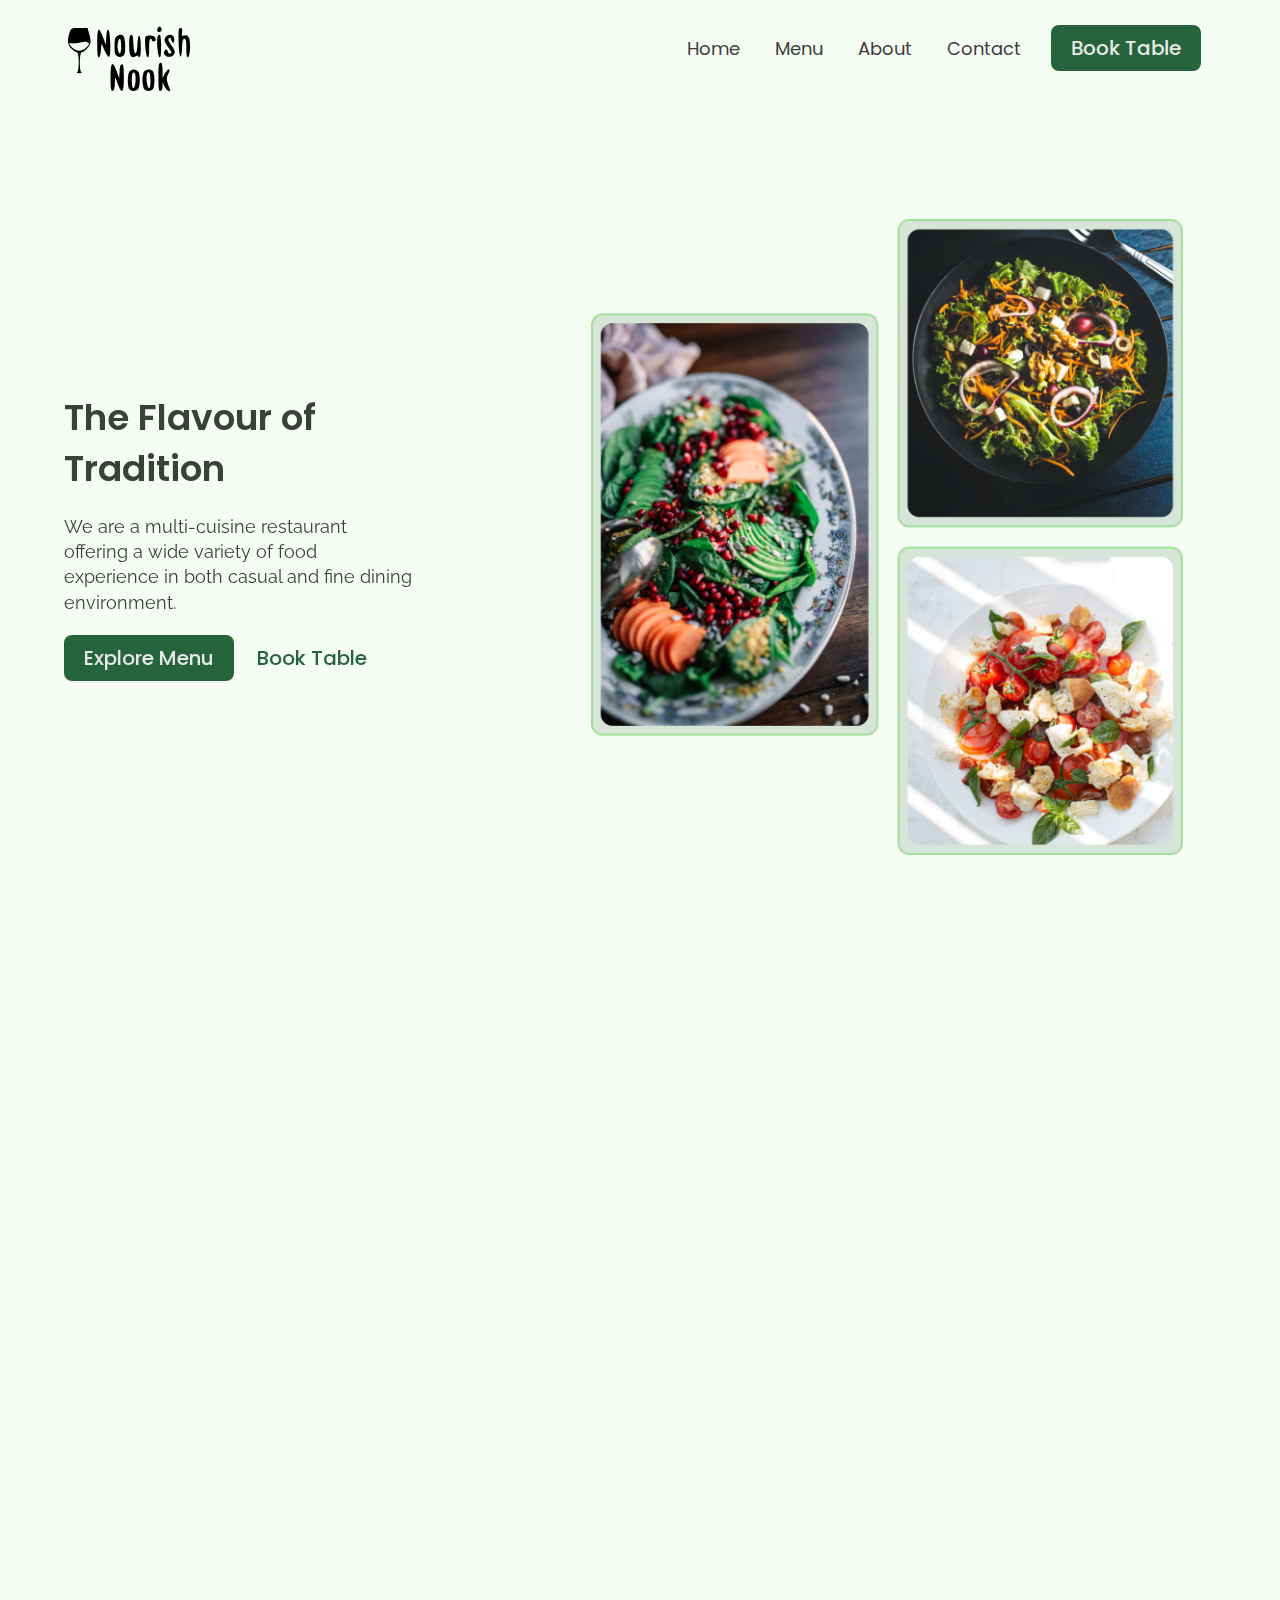
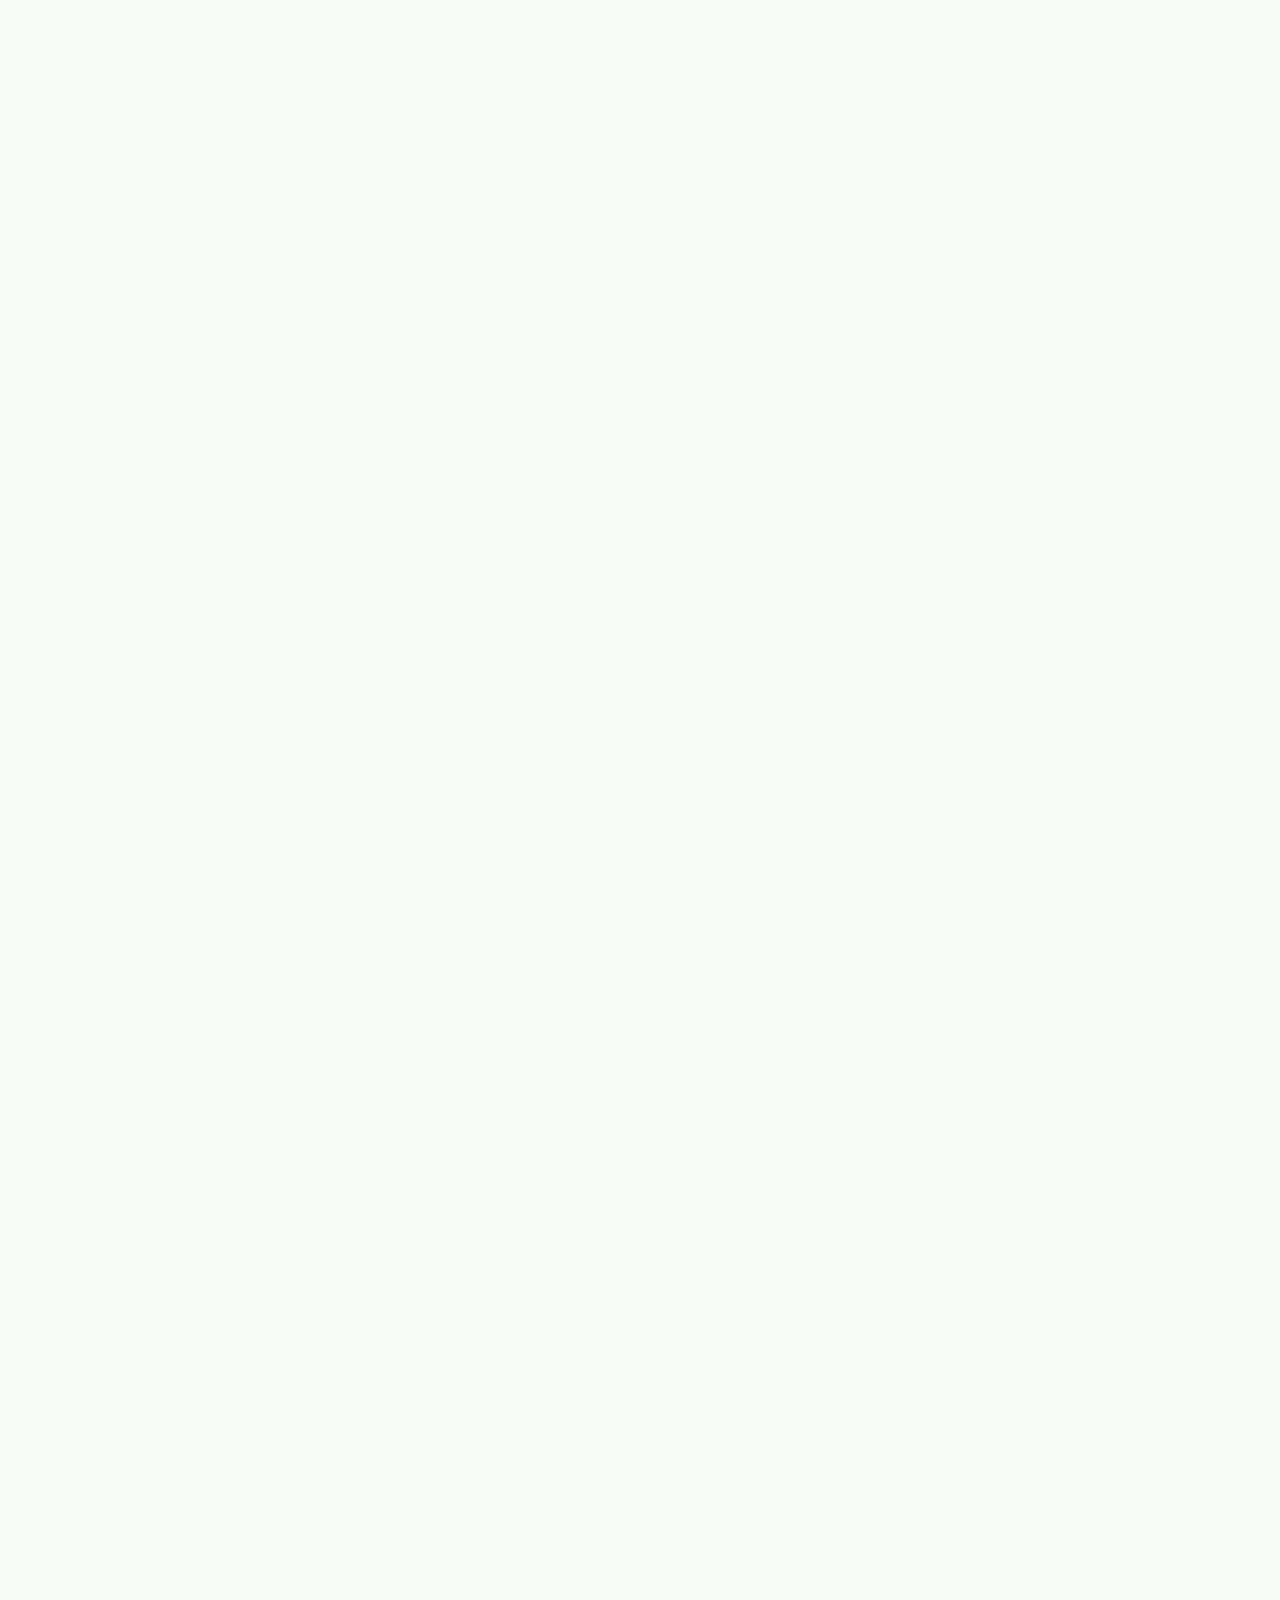
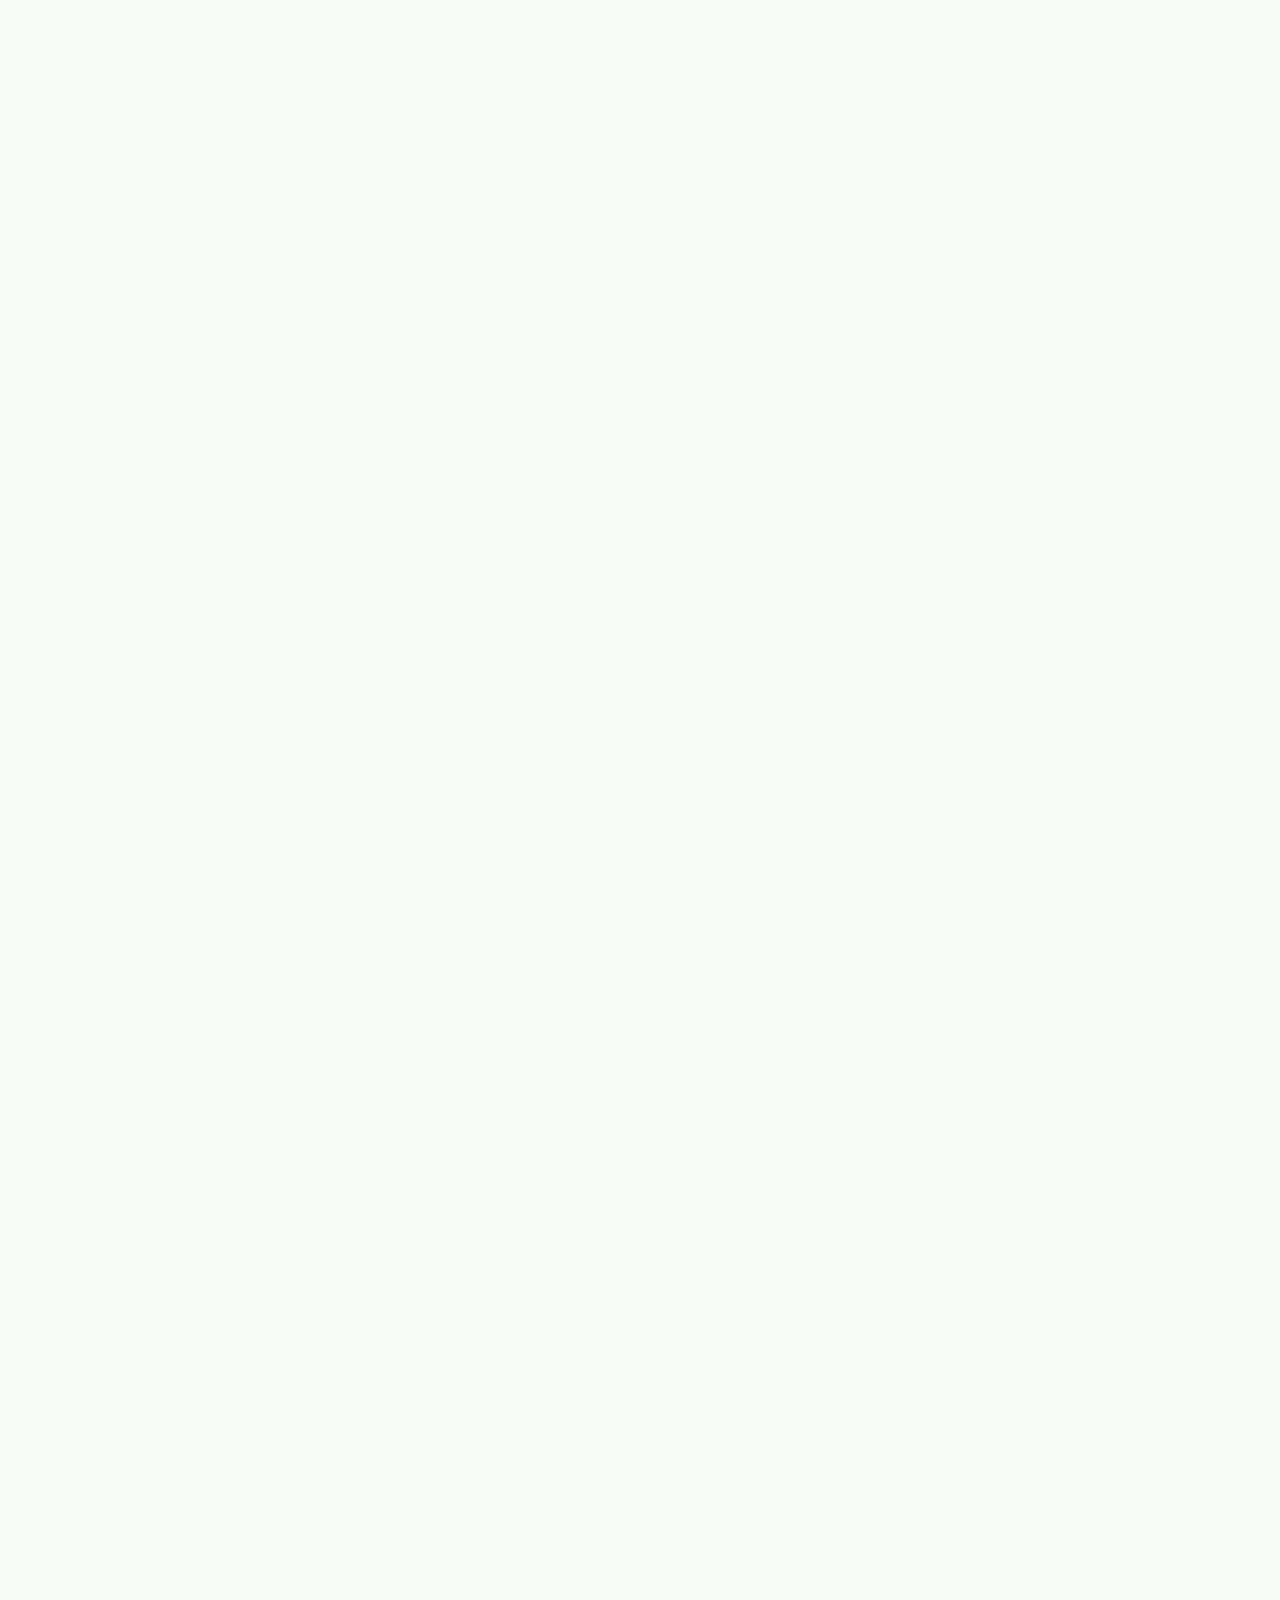
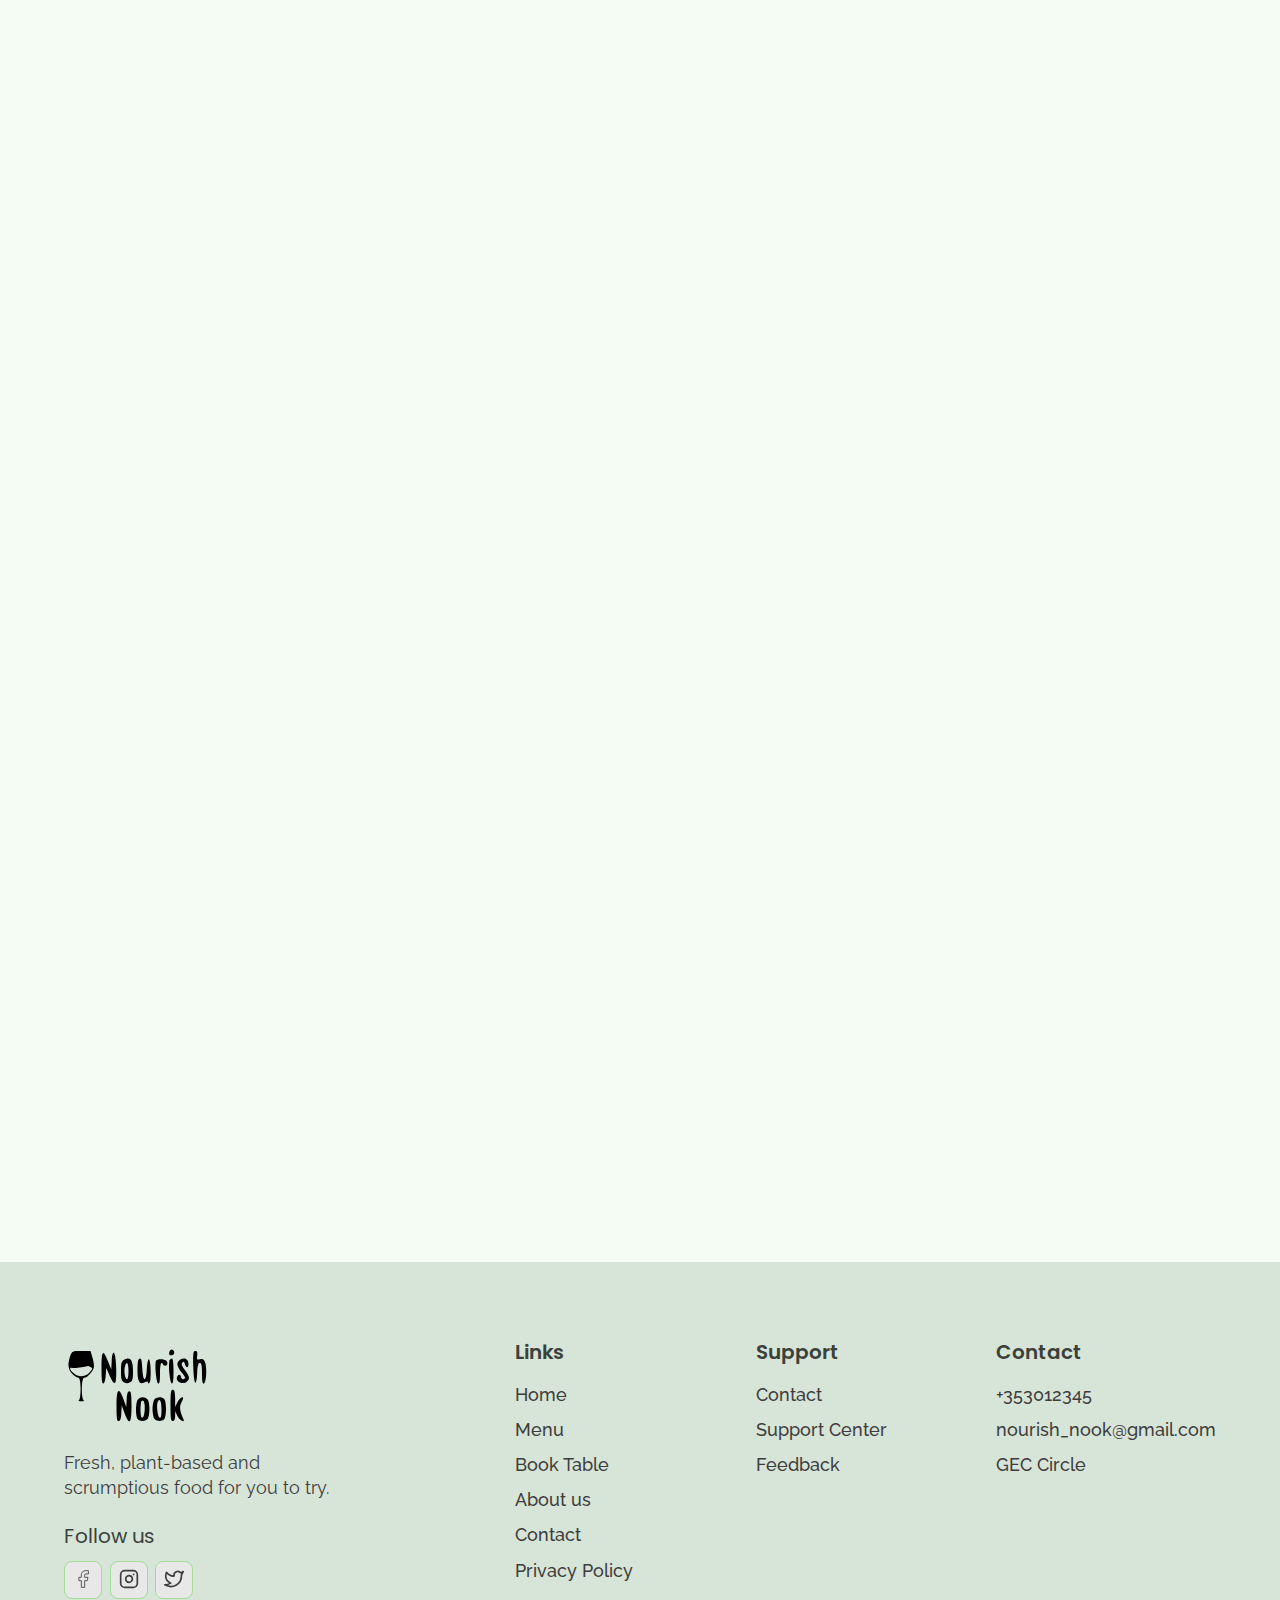
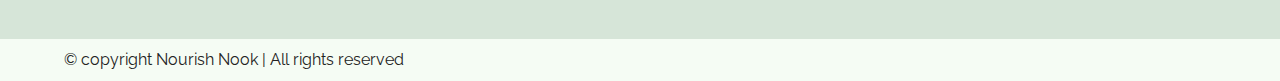
<file: index.html>
<!DOCTYPE html>
<html lang="en">

<head>
    <meta charset="UTF-8">
    <meta http-equiv="X-UA-Compatible" content="IE=edge">
    <meta name="viewport" content="width=device-width, initial-scale=1.0">
    <link rel="shortcut icon" href="./images/favicon.ico" type="image/x-icon">
    <title>Home | Nourish Nook</title>
    <link rel="stylesheet" href="./reset.css">
    <link rel="stylesheet" href="./globalStyle.css">
    <link rel="stylesheet" href="./components.css">
    <link rel="stylesheet" href="./home.css">
    <!-- AOS CSS Library -->
    <link rel="stylesheet" href="https://unpkg.com/aos@next/dist/aos.css" />
</head>

<body>
    <!-- Start Nav Section -->
    <div class="nav">
        <div class="container">
            <div class="nav--wrapper">
                <a href="./index.html" class="logo">
                    <img src="./images/logo2.svg" alt=" wine glass and nourish nook text">
                </a>
                <div class="nav--icon">
                    <svg xmlns="http://www.w3.org/2000/svg" width="24" height="24" viewBox="0 0 24 24" fill="none"
                        stroke="currentColor" stroke-width="2" stroke-linecap="round" stroke-linejoin="round">
                        <line x1="3" y1="12" x2="21" y2="12" />
                        <line x1="3" y1="6" x2="21" y2="6" />
                        <line x1="3" y1="18" x2="21" y2="18" />
                    </svg>
                </div>
                <div class="nav--bgOverlay"></div>
                <ul class="nav--list">
                    <div class="nav--close">
                        <svg xmlns="http://www.w3.org/2000/svg" width="24" height="24" viewBox="0 0 24 24" fill="none"
                            stroke="currentColor" stroke-width="2" stroke-linecap="round" stroke-linejoin="round">
                            <line x1="18" y1="6" x2="6" y2="18" />
                            <line x1="6" y1="6" x2="18" y2="18" />
                        </svg>
                    </div>
                    <div class="nav--list--wrapper">
                        <li><a href="./index.html" class="nav--link">Home</a></li>
                        <li><a href="./menu.html" class="nav--link">Menu</a></li>
                        <li><a href="./about.html" class="nav--link">About</a></li>
                        <li><a href="./contact.html" class="nav--link">Contact</a></li>
                        <li><a href="./booking.html" class="btn primary-btn">Book Table</a></li>
                    </div>
                </ul>
            </div>
        </div>
    </div>
    <!-- End Nav Section -->

    <!-- Start Hero Section -->
    <section id="hero">
        <div class="container">
            <div class="hero--wrapper">
                <div class="hero--left" data-aos="fade-left">
                    <div class="hero--left--wrapper">
                        <h1 class="hero--heading">The Flavour of Tradition</h1>
                        <p class="hero--info">We are a multi-cuisine restaurant offering a wide variety of food experience in both casual and fine dining environment.</p>
                        <div class="button--wrapper">
                            <a href="./menu.html" class="btn primary-btn">Explore Menu</a>
                            <a href="./booking.html" class="btn">Book Table</a>
                        </div>

                    </div>
                </div>
                <div class="hero--right" data-aos="fade-right">
                    <div class="hero--imgWrapper">
                        <img src="./images/heroImg.png" alt="food img">
                    </div>
                </div>
            </div>
        </div>
    </section>
     <!-- End Hero Section -->

     <!-- Resturant info section start -->
     <section id="resturantInfo" data-aos="fade-up">
        <div class="container">
            <div class="resturantInfo--wrapper">
                <div class="resturantInfo--item">
                    <div class="resturantInfo--icon">
                        <img src="./images/wall-clock-icon.svg" alt="green wall clock icon">
                    </div>
                    <h3 class="resturantInfo--title">
                        10:00 AM - 19:00 PM
                    </h3>
                    <p class="resturantInfo--text">Opening Hours</p>
                </div>
                <div class="resturantInfo--item">
                    <div class="resturantInfo--icon">
                        <img src="./images/address-icon.svg" alt="resturant address icon">
                    </div>
                    <h3 class="resturantInfo--title">
                        Nourish Nook
                    </h3>
                    <p class="resturantInfo--text">Address</p>
                </div>
                <div class="resturantInfo--item">
                    <div class="resturantInfo--icon">
                        <img src="./images/phone-icon.svg" alt="phone number icon">
                    </div>
                    <h3 class="resturantInfo--title">
                        +01 67854325
                    </h3>
                    <p class="resturantInfo--text">Call Now</p>
                </div>
            </div>
        </div>
     </section>
     <!-- Resturant info section End -->

     <!-- Start Our Specials -->
     <section id="ourSpecials" data-aos="fade-up">
        <div class="container">
            <div class="ourSpecials--wrapper">
                <div class="ourSpecials--left">
                    <div class="ourSpecials--item">
                        <div class="ourSpecials--item--img">
                            <img src="./images/food-3.png" alt="food image">
                        </div>
                        <h2 class="ourSpecials--item--title">Sweet Potatoes Fries</h2>
                        <h3 class="ourSpecials--item--price">€10</h3>
                        <div class="ourSpecials--item--stars">
                            <img src="./images/3star.png" alt="4 stars">
                        </div>
                        <p class="ourSpecials--item--text">
                            These Sweet Potato Fries bowl are a glorious, messy plate of goodness. Crispy sweet potato fries loaded with lots of fresh summer vegetables and a lime ranch. By adding a seasoning blend with chipotle powder, garlic, and onion, these spicy sweet potato fries are full of flavor.
                        </p>
                    </div>
                    <div class="ourSpecials--item">
                        <div class="ourSpecials--item--img">
                            <img src="./images/food-3.png" alt="food image">
                        </div>
                        <h2 class="ourSpecials--item--title">Sweet Potatoes Fries</h2>
                        <h3 class="ourSpecials--item--price">€10</h3>
                        <div class="ourSpecials--item--stars">
                            <img src="./images/3star.png" alt="4 stars">
                        </div>
                        <p class="ourSpecials--item--text">
                            These Sweet Potato Fries bowl are a glorious, messy plate of goodness. Crispy sweet potato fries loaded with lots of fresh summer vegetables and a lime ranch. By adding a seasoning blend with chipotle powder, garlic, and onion, these spicy sweet potato fries are full of flavor.
                        </p>
                    </div>
                </div>
                <div class="ourSpecials--right">
                    <h2 class="ourSpecials--title">Our Specials</h2>
                    <p class="ourSpecials--text">
                        All of our food is prepared daily at our restaurants to ensure the highest quality, and fresh meals are delivered to our customers.
                    </p>
                    <a href="./booking.html" class="btn primary-btn">Book Table</a>

                </div>
            </div>
        </div>
     </section>
      <!-- End Our Specials -->

      <!-- Start Top Dishes -->
      <section id="dishGrid" data-aos="fade-up">
        <div class="container">
            <h2 class="dishGrid--title">
                Top Dishes
            </h2>
            <div class="dishGrid--wrapper">
                <div class="dishGrid--item">
                    <div class="dishGrid--item--img">
                        <img src="./images/food-1.png" alt="food image">
                    </div>
                    <div class="dishGrid--item--info">
                        <h3 class="dishGrid--item--title">
                            Vegan Salads
                        </h3>
                        <h3 class="dishGrid--item--price">€10</h3>
                        <div class="dishGrid--item--stars">
                            <img src="./images/3star.png" alt="3 stars">
                        </div>
                    </div>
                </div>
                <div class="dishGrid--item">
                    <div class="dishGrid--item--img">
                        <img src="./images/food-1.png" alt="food image">
                    </div>
                    <div class="dishGrid--item--info">
                        <h3 class="dishGrid--item--title">
                            Vegan Salads
                        </h3>
                        <h3 class="dishGrid--item--price">€10</h3>
                        <div class="dishGrid--item--stars">
                            <img src="./images/3star.png" alt="3 stars">
                        </div>
                    </div>
                </div>
                <div class="dishGrid--item">
                    <div class="dishGrid--item--img">
                        <img src="./images/food-1.png" alt="food image">
                    </div>
                    <div class="dishGrid--item--info">
                        <h3 class="dishGrid--item--title">
                            Vegan Salads
                        </h3>
                        <h3 class="dishGrid--item--price">€10</h3>
                        <div class="dishGrid--item--stars">
                            <img src="./images/3star.png" alt="3 stars">
                        </div>
                    </div>
                </div>
            </div>
        </div>
      </section>
      <!-- End  Top Dishes -->

      <!-- Start Discount section -->
      <section id="discount" data-aos="fade-up">
        <div class="container">
            <div class="discount--wrapper">
                <div class="discount--images">
                    <div class="discount--img1">
                        <img src="./images/food-5.png" alt="discount food image">
                    </div>
                    <div class="discount--img2">
                        <img src="./images/food-4.png" alt="discount food image">
                    </div>
                    <div class="discount--img3">
                        <img src="./images/food-3.png" alt="discount food image">
                    </div>
                </div>
                <div class="discount--info">
                    <h3 class="discount--text">20% OFF</h3>
                    <h3 class="discount--title">Sample dish Discount</h3>
                    <h3 class="discount--price">
                        <span class="discount--oldPrice">€45</span>
                        <span class="discount--newPrice">€35</span>
                    </h3>
                    <div class="discount--stars">
                        <img src="./images/3star.png" alt="discount food image 3 stars">
                    </div>
                    <a href="./booking.html" class="btn primary-btn">Book Table</a>
                </div>
            </div>
        </div>
      </section>
      <!-- End Discount section -->

      <!-- Start Event Media Section -->
      <section id="eventsMedia" data-aos="fade-up">
        <div class="container">
            <div class="eventsMedia--wrapper">
                <div class="eventsMedia--1">
                    <img src="./images/eventsMedia1.png" alt="events video disabled playing">
                    <a href="" class="eventsMedia--1--playButton">
                        <img src="./images/playIcon.svg" alt="play button">
                    </a>
                </div>
                <div class="eventsMedia--2">
                    <img src="./images/eventsMedia2.png" alt="table set up with lighting">
                </div>

            </div>
        </div>
      </section>
       <!-- End Event Media Section -->

       <!-- Start Events info section -->
       <section id="eventsInfo" data-aos="fade-up">
        <div class="container">
            <div class="eventsInfo--wrapper">
                <div class="eventsInfo--left">
                    <div class="eventsInfo--item">
                        <div class="eventsInfo--item--img">
                            <img src="./images/event-corporate.png" alt="corporate people dining">
                        </div>
                        <div class="eventsInfo--item--info">
                            <h2 class="eventsInfo--item--title">Corporate Events</h2>
                            <p class="eventsInfo--item--text">
                                Nourish Nook is the perfect venue for your corporate events. We specialize in private parties.
                            </p>
                        </div>
                    </div>
                    <div class="eventsInfo--item">
                    <div class="eventsInfo--item--img">
                        <img src="./images/event-weedings.png" alt="wedding table set up">
                    </div>
                    <div class="eventsInfo--item--info">
                        <h2 class="eventsInfo--item--title">Wedding Events</h2>
                        <p class="eventsInfo--item--text">
                            Nourish Nook offers an intimately unique wedding experience set in a spectacular setting that is
                                sophisticated and comfortable.
                        </p>
                    </div>
                </div>
                </div>
                <div class="eventsInfo--right">
                    <h2 class="eventsInfo--title">Book for events</h2>
                    <p class="eventsInfo--text">
                        Book your private event or corporate function at  Nourish Nook to experience a truly unique experience.
                    </p>
                    <a href="./contact.html" class="btn primary-btn">Contact Now</a>
                </div>
            </div>
        </div>
       </section>
       <!-- End Events info section -->

        <!-- Start Why us section -->
        <section id="whyUs">
            <div class="conatiner">
                <div class="whyUs--wrapper">
                    <div class="whyUs--left" data-aos="fade-right">
                        <h2 class="whyUs--title">Why Choose Our Food</h2>
                        <p class="whyUs--text">
                            Quality of Service, Food, Ambiance, and Value of Money are the primary elements for choosing a restaurant.  Nourish Nook is one of the most exquisite fine-dinning restaurant in town with a captivating view, perfect ambiance, and scrumptious food.
                        </p>
                    </div>
                    <div class="whyUs--right" data-aos="fade-left">
                        <div class="whyUs--items--wrapper">
                            <div class="whyUs--item">
                                <div class="whyUs--item--icon">
                                    <img src="./images/whyUs-icon1.svg" alt="quality food icon">
                                </div>
                                <p class="whyUs--item--text">Quality Food</p>
                            </div>
                            <div class="whyUs--item">
                                <div class="whyUs--item--icon">
                                    <img src="./images/whyUs-icon2.svg" alt="Classical taste icon">
                                </div>
                                <p class="whyUs--item--text">Classical taste</p>
                            </div>
                            <div class="whyUs--item">
                                <div class="whyUs--item--icon">
                                    <img src="./images/whyUs-icon3.svg" alt="Skilled chef icon">
                                </div>
                                <p class="whyUs--item--text">Skilled chef</p>
                            </div>
                            <div class="whyUs--item">
                                <div class="whyUs--item--icon">
                                    <img src="./images/whyUs-icon4.svg" alt="Best service icon">
                                </div>
                                <p class="whyUs--item--text">Best service</p>
                            </div>
                        </div>
                    </div>
                </div>
            </div>
           </section>
            <!-- End Why us section -->

            <!-- Start Testimonial section -->
            <section id="testimonial" data-aos="fade-up">
                <div class="container">
                    <div class="testimonial--wrapper">
                        <h2 class="testimonial--title">What Our Customers Say</h2>
                        <div class="testimonial--items--wrapper">
                            <div class="testimonial--item">
                                <div class="testimonial--item--img">
                                    <img src="./images/testimonial_img1.png" alt="Jacob Brown's testimonial">
                                </div>
                                <div class="testimonial--item--info">
                                    <h3 class="testimonial--item--name">Jacob Brown</h3>
                                    <div class="testimonial--item--stars">
                                        <img src="./images/3star.png" alt="3 stars">
                                    </div>
                                    <p class="testimonial--item--text">
                                        “Visited  Nourish Nook with friends last Sunday. Really lovely meal and very warm welcome – we would recommend this lovely restaurant and will try to go back again”
                                    </p>
                                </div>
                            </div>
                            <div class="testimonial--item">
                                <div class="testimonial--item--img">
                                    <img src="./images/testimonial_img1.png" alt="Jacob Brown's testimonial">
                                </div>
                                <div class="testimonial--item--info">
                                    <h3 class="testimonial--item--name">Jacob Brown</h3>
                                    <div class="testimonial--item--stars">
                                        <img src="./images/3star.png" alt="3 stars">
                                    </div>
                                    <p class="testimonial--item--text">
                                        “A warm and friendly welcome with fantastic customer service. Always great, tasty food served piping hot- just the way we love it . Would definitely recommend. We have been repeatedly and it's consistently exceeded our expectations"
                                    </p>
                                </div>
                            </div>
                            <div class="testimonial--item">
                                <div class="testimonial--item--img">
                                    <img src="./images/testimonial_img1.png" alt="Jacob Brown's testimonial">
                                </div>
                                <div class="testimonial--item--info">
                                    <h3 class="testimonial--item--name">Jacob Brown</h3>
                                    <div class="testimonial--item--stars">
                                        <img src="./images/3star.png" alt="3 stars">
                                    </div>
                                    <p class="testimonial--item--text">
                                        "from start to finish, lovely experience. Hostess very pleasant, wait staff john was wonderful and attentive, food plentiful and delicious, desserts out of this world"
                                    </p>
                                </div>
                            </div>
                            <div class="testimonial--item">
                                <div class="testimonial--item--img">
                                    <img src="./images/testimonial_img1.png" alt="Jacob Brown's testimonial">
                                </div>
                                <div class="testimonial--item--info">
                                    <h3 class="testimonial--item--name">Jacob Brown</h3>
                                    <div class="testimonial--item--stars">
                                        <img src="./images/3star.png" alt="3 stars">
                                    </div>
                                    <p class="testimonial--item--text">
                                        “I would just like to say thank you for the excellent service we received in your restaurant last night. Although the place was very busy we still had an excellent time and really appreciated the live entertainment too!“
                                    </p>
                                </div>
                            </div>
                        </div>
                    </div>
                </div>
            </section>
             <!-- END Testimonial section -->

             <!-- Start newsletter section -->
             <section id="newsletter" data-aos="fade-up">
                <div class="container">
                    <div class="newsletter--wrapper">
                        <div class="newsletter--info">
                            <h3 class="newsletter--title">Join Newsletter</h3>
                            <p class="newsletter--text">
                                Get notified with the latest news and recent offers from the “ Nourish Nook”
                            </p>
                        </div>
                        <div class="newsletter--form">
                            <form>
                                <label for="email">
                                    <input type="email" placeholder="enter your email address">
                                </label>
                                <button type="submit">Join</button>
                            </form>
                        </div>
                    </div>
                </div>
             </section>

               <!-- End newsletter section -->

    <!-- Start Footer -->
    <footer>
        <div class="container">
            <div class="footer--wrapper">
                <div class="footer--col1">
                    <div class="footer--logo">
                        <img src="./images/logo2.svg" alt=" wine glass and nourish nook text">
                    </div>
                    <p class="footer--desc">
                        Fresh, plant-based and scrumptious food for you to try.
                    </p>
                    <div class="footer--socials">
                        <h4 class="footer--socials--title">Follow us</h4>
                        <ol class="footer--socials--list">
                            <li>
                                <a href="#">
                                    <svg xmlns="http://www.w3.org/2000/svg" width="24" height="24" viewBox="0 0 24 24"
                                        fill="none" stroke="currentColor" stroke-width="1" stroke-linecap="round"
                                        stroke-linejoin="round">
                                        <path d="M18 2h-3a5 5 0 0 0-5 5v3H7v4h3v8h4v-8h3l1-4h-4V7a1 1 0 0 1 1-1h3z" />
                                    </svg>
                                </a>
                            </li>
                            <li>
                                <a href="#">
                                    <svg xmlns="http://www.w3.org/2000/svg" width="24" height="24" viewBox="0 0 24 24"
                                        fill="none" stroke="currentColor" stroke-width="2" stroke-linecap="round"
                                        stroke-linejoin="round">
                                        <rect x="2" y="2" width="20" height="20" rx="5" ry="5" />
                                        <path d="M16 11.37A4 4 0 1 1 12.63 8 4 4 0 0 1 16 11.37z" />
                                        <line x1="17.5" y1="6.5" x2="17.51" y2="6.5" />
                                    </svg>
                                </a>
                            </li>
                            <li>
                                <a href="#">
                                    <svg xmlns="http://www.w3.org/2000/svg" width="24" height="24" viewBox="0 0 24 24"
                                        fill="none" stroke="currentColor" stroke-width="2" stroke-linecap="round"
                                        stroke-linejoin="round">
                                        <path
                                            d="M23 3a10.9 10.9 0 0 1-3.14 1.53 4.48 4.48 0 0 0-7.86 3v1A10.66 10.66 0 0 1 3 4s-4 9 5 13a11.64 11.64 0 0 1-7 2c9 5 20 0 20-11.5a4.5 4.5 0 0 0-.08-.83A7.72 7.72 0 0 0 23 3z" />
                                    </svg>
                                </a>
                            </li>
                        </ol>
                    </div>
                </div>
                <div class="footer--col2">
                    <h3 class="footer--text--title">
                        Links
                    </h3>
                    <ol class="footer--text">
                        <li>
                            <a href="./index.html">Home</a>
                        </li>
                        <li>
                            <a href="./menu.html">Menu</a>
                        </li>
                        <li>
                            <a href="./booking.html">Book Table</a>
                        </li>
                        <li>
                            <a href="./about.html">About us</a>
                        </li>
                        <li>
                            <a href="./contact.html">Contact</a>
                        </li>
                        <li>
                            <a href="#">Privacy Policy</a>
                        </li>
                    </ol>
                </div>
                <div class="footer--col3">
                    <h3 class="footer--text--title">
                        Support
                    </h3>
                    <ol class="footer--text">
                        <li>
                            <a href="./contact.html">Contact</a>
                        </li>
                        <li>
                            <a href="#">Support Center</a>
                        </li>
                        <li>
                            <a href="#">Feedback</a>
                        </li>
                    </ol>
                </div>
                <div class="footer--col4">
                    <h3 class="footer--text--title">
                        Contact
                    </h3>
                    <ol class="footer--text">
                        <li>
                            <a href="tel:+003012345">+353012345</a>
                        </li>
                        <li>
                            <a href="mailto:cuisine@gmail.com">nourish_nook@gmail.com</a>
                        </li>
                        <li>
                            <a href="#">GEC Circle</a>
                        </li>
                    </ol>
                </div>
            </div>
        </div>
    </footer>
    <div id="copyright">
        <div class="container">
            <p class="copyright--text">
                &copy; copyright  Nourish Nook | All rights reserved
            </p>
        </div>
    </div>

    <!-- End Footer -->

    <!-- AOS Script -->
    <script src="https://unpkg.com/aos@next/dist/aos.js"></script>
    <!-- Custom script -->
    <script src="./main.js"></script>
</body>

</html>
</file>
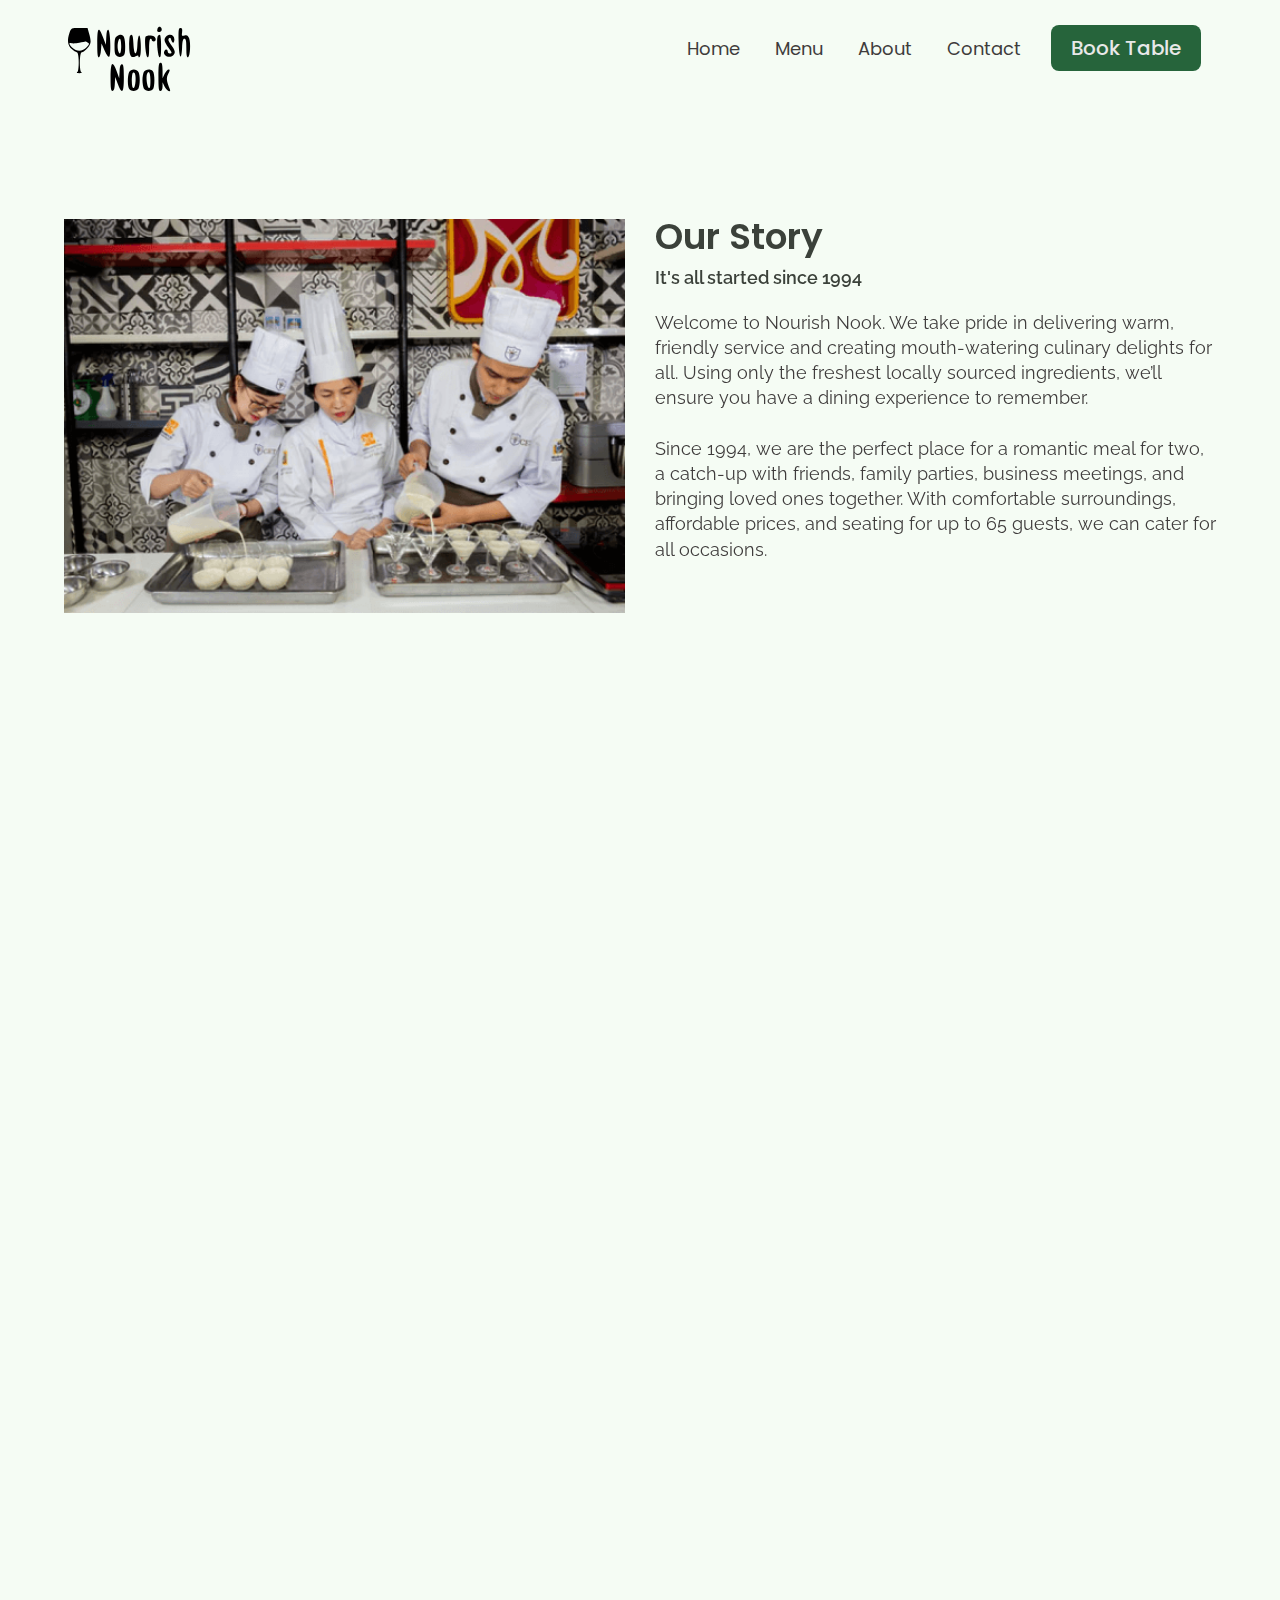
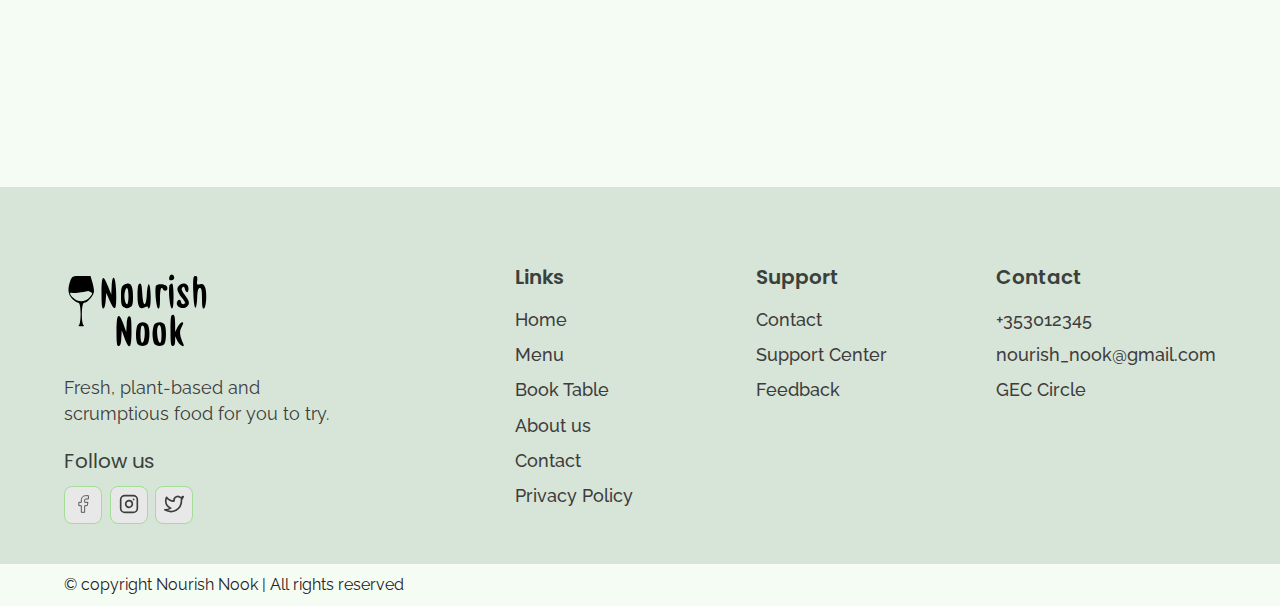
<file: about.html>
<!DOCTYPE html>
<html lang="en">

<head>
    <meta charset="UTF-8">
    <meta http-equiv="X-UA-Compatible" content="IE=edge">
    <meta name="viewport" content="width=device-width, initial-scale=1.0">
    <link rel="shortcut icon" href="./images/favicon.ico" type="image/x-icon">
    <title>About | Nourish Nook</title>
    <link rel="stylesheet" href="./reset.css">
    <link rel="stylesheet" href="./globalStyle.css">
    <link rel="stylesheet" href="./components.css">
    <!-- AOS CSS Library -->
    <link rel="stylesheet" href="https://unpkg.com/aos@next/dist/aos.css" />
    <link rel="stylesheet" href="./about.css">
</head>

<body>
    <!-- Start Nav Section -->
    <div class="nav">
        <div class="container">
            <div class="nav--wrapper">
                <a href="./index.html" class="logo">
                    <img src="./images/logo2.svg" alt=" wine glass and nourish nook text">
                </a>
                <div class="nav--icon">
                    <svg xmlns="http://www.w3.org/2000/svg" width="24" height="24" viewBox="0 0 24 24" fill="none"
                        stroke="currentColor" stroke-width="2" stroke-linecap="round" stroke-linejoin="round">
                        <line x1="3" y1="12" x2="21" y2="12" />
                        <line x1="3" y1="6" x2="21" y2="6" />
                        <line x1="3" y1="18" x2="21" y2="18" />
                    </svg>
                </div>
                <div class="nav--bgOverlay"></div>
                <ul class="nav--list">
                    <div class="nav--close">
                        <svg xmlns="http://www.w3.org/2000/svg" width="24" height="24" viewBox="0 0 24 24" fill="none"
                            stroke="currentColor" stroke-width="2" stroke-linecap="round" stroke-linejoin="round">
                            <line x1="18" y1="6" x2="6" y2="18" />
                            <line x1="6" y1="6" x2="18" y2="18" />
                        </svg>
                    </div>
                    <div class="nav--list--wrapper">
                        <li><a href="./index.html" class="nav--link">Home</a></li>
                        <li><a href="./menu.html" class="nav--link">Menu</a></li>
                        <li><a href="./about.html" class="nav--link">About</a></li>
                        <li><a href="./contact.html" class="nav--link">Contact</a></li>
                        <li><a href="./booking.html" class="btn primary-btn">Book Table</a></li>
                    </div>
                </ul>
            </div>
        </div>
    </div>
    <!-- End Nav Section -->

    <!-- Start our story -->
    <section id="ourStory" data-aos="fade-up">
        <div class="container">
            <div class="ourStory--wrapper">
                <div class="ourStory--img">
                    <img src="./images/ourStoryImg.png" alt=" nourish nook history image and text">
                </div>
                <div class="ourStory--info">
                    <h3 class="ourStory--title">Our Story</h3>
                    <p class="ourStory--subtitle">
                        It's all started since 1994
                    </p>
                    <p class="ourStory--text">
                        Welcome to Nourish Nook. We take pride in delivering warm, friendly service and creating mouth-watering culinary delights for all. Using only the freshest locally sourced ingredients, we’ll ensure you have a dining experience to remember.
                        <br><br>
                        Since 1994, we are the perfect place for a romantic meal for two, a catch-up with friends, family parties, business meetings, and bringing loved ones together. With comfortable surroundings, affordable prices, and seating for up to 65 guests, we can cater for all occasions.
                    </p>
                </div>
            </div>
        </div>
    </section>
    <!-- End our story -->

     <!--Start Our goals section -->
    <section id="ourGoals" data-aos="fade-down">
        <div class="container">
            <div class="ourGoals--info">
                <h3 class="ourGoals--title">Our Goals</h3>
                <p class="ourGoals--text">
                    We shall sell delicious and remarkable food and beverages that meet the highest quality, freshness, and seasonality criteria while combining modern-creative and classic cooking traditions. By showcasing warmth, graciousness, efficiency, skill, professionalism, and integrity in our work, we will continually serve our consumers with exceptional service. To have every customer who comes through our doors leave impressed by their experience at Nourish Nook and excited to come back again.
                </p>
            </div>
            <div class="ourGoals--imgs--wrapper">
                <div class="ourGoals--img1">
                    <img src="./images/ourGoals_img1.png " alt="chefs busy at work">
                </div>
                <div class="ourGoals--img2">
                    <img src="./images/ourGoals_img2.png " alt=" chefs busy at work ">
                </div>
                <div class="ourGoals--img3">
                    <img src="./images/ourGoals_img3.png " alt=" chefs busy at work"> 
                </div>
            </div>
        </div>
    </section>
    <!--End Our goals section -->

    <!-- Start Footer -->
    <footer>
        <div class="container">
            <div class="footer--wrapper">
                <div class="footer--col1">
                    <div class="footer--logo">
                        <img src="./images/logo2.svg" alt="wine glass and nourish nook text">
                    </div>
                    <p class="footer--desc">
                        Fresh, plant-based and scrumptious food for you to try.
                    </p>
                    <div class="footer--socials">
                        <h4 class="footer--socials--title">Follow us</h4>
                        <ol class="footer--socials--list">
                            <li>
                                <a href="#">
                                    <svg xmlns="http://www.w3.org/2000/svg" width="24" height="24" viewBox="0 0 24 24"
                                        fill="none" stroke="currentColor" stroke-width="1" stroke-linecap="round"
                                        stroke-linejoin="round">
                                        <path d="M18 2h-3a5 5 0 0 0-5 5v3H7v4h3v8h4v-8h3l1-4h-4V7a1 1 0 0 1 1-1h3z" />
                                    </svg>
                                </a>
                            </li>
                            <li>
                                <a href="#">
                                    <svg xmlns="http://www.w3.org/2000/svg" width="24" height="24" viewBox="0 0 24 24"
                                        fill="none" stroke="currentColor" stroke-width="2" stroke-linecap="round"
                                        stroke-linejoin="round">
                                        <rect x="2" y="2" width="20" height="20" rx="5" ry="5" />
                                        <path d="M16 11.37A4 4 0 1 1 12.63 8 4 4 0 0 1 16 11.37z" />
                                        <line x1="17.5" y1="6.5" x2="17.51" y2="6.5" />
                                    </svg>
                                </a>
                            </li>
                            <li>
                                <a href="#">
                                    <svg xmlns="http://www.w3.org/2000/svg" width="24" height="24" viewBox="0 0 24 24"
                                        fill="none" stroke="currentColor" stroke-width="2" stroke-linecap="round"
                                        stroke-linejoin="round">
                                        <path
                                            d="M23 3a10.9 10.9 0 0 1-3.14 1.53 4.48 4.48 0 0 0-7.86 3v1A10.66 10.66 0 0 1 3 4s-4 9 5 13a11.64 11.64 0 0 1-7 2c9 5 20 0 20-11.5a4.5 4.5 0 0 0-.08-.83A7.72 7.72 0 0 0 23 3z" />
                                    </svg>
                                </a>
                            </li>
                        </ol>
                    </div>
                </div>
                <div class="footer--col2">
                    <h3 class="footer--text--title">
                        Links
                    </h3>
                    <ol class="footer--text">
                        <li>
                            <a href="./index.html">Home</a>
                        </li>
                        <li>
                            <a href="./menu.html">Menu</a>
                        </li>
                        <li>
                            <a href="./booking.html">Book Table</a>
                        </li>
                        <li>
                            <a href="./about.html">About us</a>
                        </li>
                        <li>
                            <a href="./contact.html">Contact</a>
                        </li>
                        <li>
                            <a href="#">Privacy Policy</a>
                        </li>
                    </ol>
                </div>
                <div class="footer--col3">
                    <h3 class="footer--text--title">
                        Support
                    </h3>
                    <ol class="footer--text">
                        <li>
                            <a href="./contact.html">Contact</a>
                        </li>
                        <li>
                            <a href="#">Support Center</a>
                        </li>
                        <li>
                            <a href="#">Feedback</a>
                        </li>
                    </ol>
                </div>
                <div class="footer--col4">
                    <h3 class="footer--text--title">
                        Contact
                    </h3>
                    <ol class="footer--text">
                        <li>
                            <a href="tel:+003012345">+353012345</a>
                        </li>
                        <li>
                            <a href="mailto:cuisine@gmail.com">nourish_nook@gmail.com</a>
                        </li>
                        <li>
                            <a href="#">GEC Circle</a>
                        </li>
                    </ol>
                </div>
            </div>
        </div>
    </footer>
    <div id="copyright">
        <div class="container">
            <p class="copyright--text">
                &copy; copyright Nourish Nook | All rights reserved
            </p>
        </div>
    </div>
    <!-- End Footer -->

    <!-- AOS Script -->
    <script src="https://unpkg.com/aos@next/dist/aos.js"></script>
    <!-- Custom script -->
    <script src="./main.js"></script>
</body>

</html>
</file>
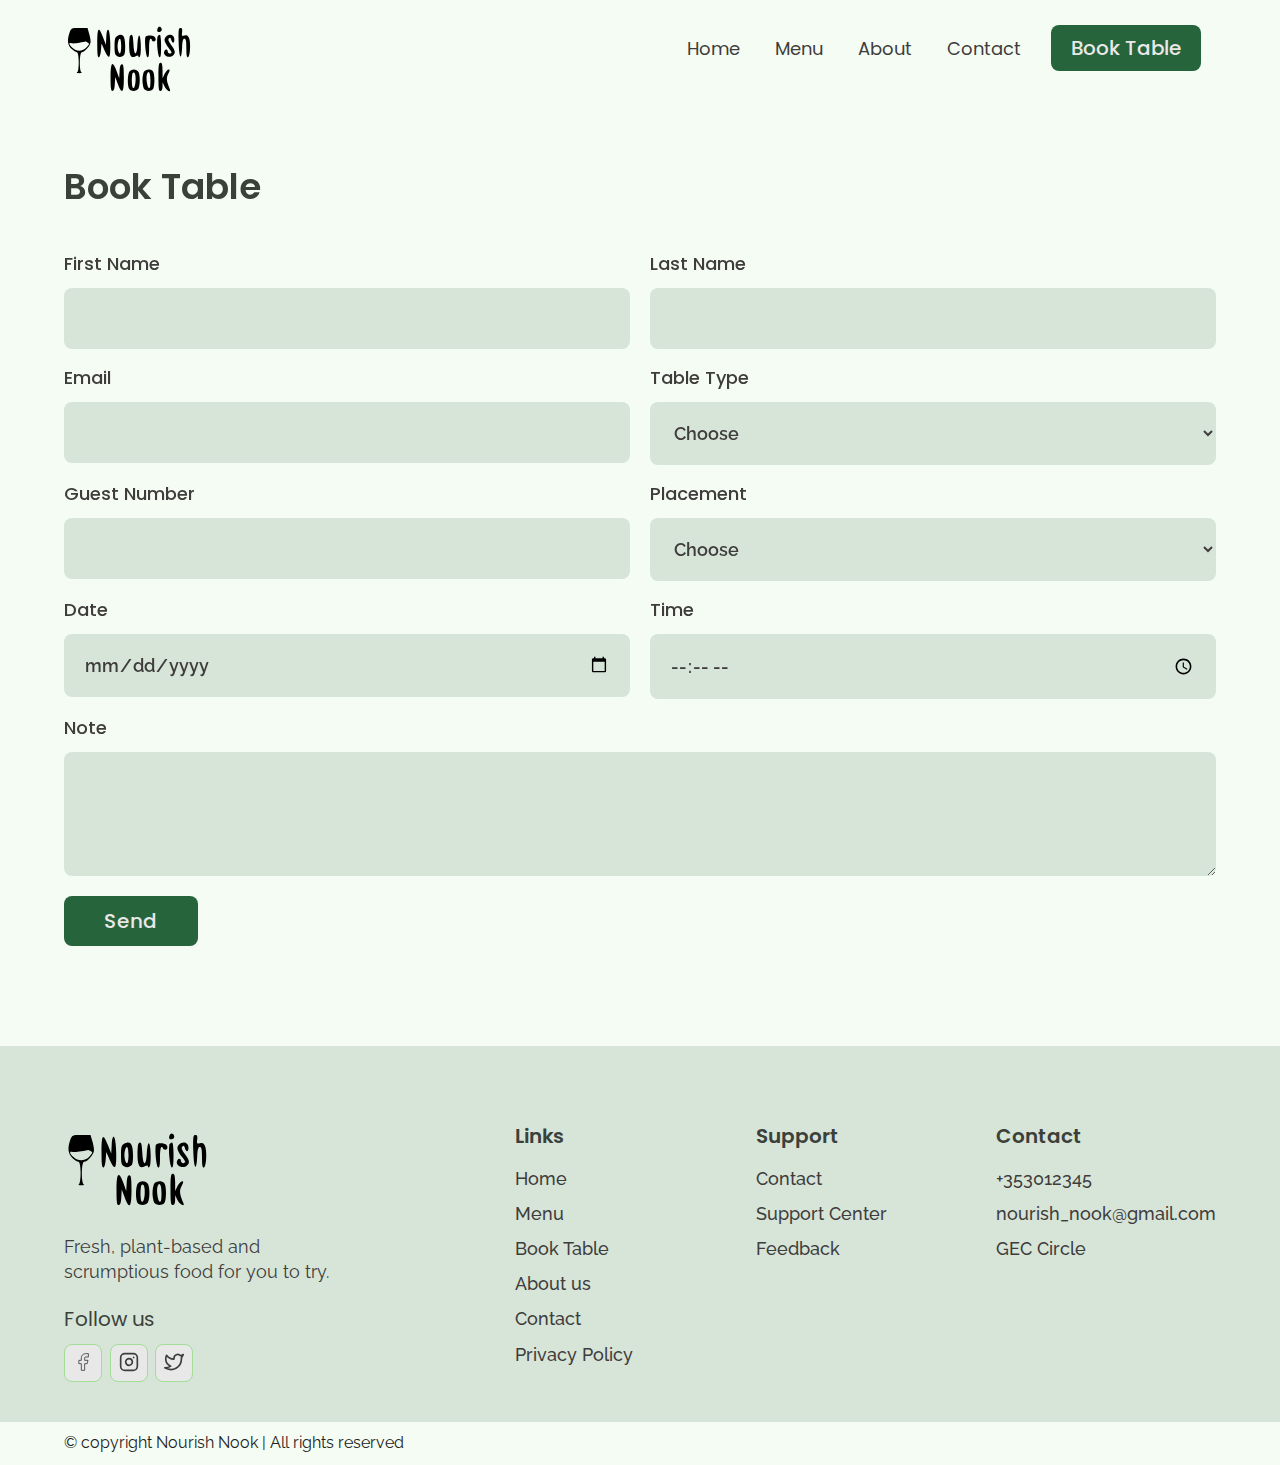
<file: booking.html>
<!DOCTYPE html>
<html lang="en">

<head>
    <meta charset="UTF-8">
    <meta http-equiv="X-UA-Compatible" content="IE=edge">
    <meta name="viewport" content="width=device-width, initial-scale=1.0">
    <link rel="shortcut icon" href="./images/favicon.ico" type="image/x-icon">
    <title>Booking | Nourish Nook</title>
    <link rel="stylesheet" href="./reset.css">
    <link rel="stylesheet" href="./globalStyle.css">
    <link rel="stylesheet" href="./components.css">
    <!-- AOS CSS Library -->
    <link rel="stylesheet" href="https://unpkg.com/aos@next/dist/aos.css" />
</head>

<body>
    <!-- Nav Section -->
    <div class="nav">
        <div class="container">
            <div class="nav--wrapper">
                <a href="./index.html" class="logo">
                    <img src="./images/logo2.svg" alt=" wine glass and nourish nook text">
                </a>
                <div class="nav--icon">
                    <svg xmlns="http://www.w3.org/2000/svg" width="24" height="24" viewBox="0 0 24 24" fill="none"
                        stroke="currentColor" stroke-width="2" stroke-linecap="round" stroke-linejoin="round">
                        <line x1="3" y1="12" x2="21" y2="12" />
                        <line x1="3" y1="6" x2="21" y2="6" />
                        <line x1="3" y1="18" x2="21" y2="18" />
                    </svg>
                </div>
                <div class="nav--bgOverlay"></div>
                <ul class="nav--list">
                    <div class="nav--close">
                        <svg xmlns="http://www.w3.org/2000/svg" width="24" height="24" viewBox="0 0 24 24" fill="none"
                            stroke="currentColor" stroke-width="2" stroke-linecap="round" stroke-linejoin="round">
                            <line x1="18" y1="6" x2="6" y2="18" />
                            <line x1="6" y1="6" x2="18" y2="18" />
                        </svg>
                    </div>
                    <div class="nav--list--wrapper">
                        <li><a href="./index.html" class="nav--link">Home</a></li>
                        <li><a href="./menu.html" class="nav--link">Menu</a></li>
                        <li><a href="./about.html" class="nav--link">About</a></li>
                        <li><a href="./contact.html" class="nav--link">Contact</a></li>
                        <li><a href="./booking.html" class="btn primary-btn">Book Table</a></li>
                    </div>
                </ul>
            </div>
        </div>
    </div>

    <!-- End Nav Section -->

    <!-- Start booking section -->
    <section id="form" data-aos="fade-up">
        <div class="container">
            <h3 class="form--title">Book Table</h3>
            <div class="form--wrapper">
                <form>
                    <div class="form--group">
                        <label for="firstName">First Name</label>
                        <input type="text" id="firstName" name="first_name" required>
                    </div>
                    <div class="form--group">
                        <label for="lastName">Last Name</label>
                        <input type="text" id="lastName" name="last_name" required>
                    </div>
                    <div class="form--group">
                        <label for="email">Email</label>
                        <input type="email" id="email" name="email" required>
                    </div> 
                    <div class="form--group">
                        <label for="table-Type">Table Type</label>
                        <select name="table_type" id="tableType" required>
                            <option selected disabled>Choose</option>
                            <option value="small">Small (2 persons)</option>
                            <option value="medium">Medium (4 persons)</option>
                            <option value="large">Large (6 persons)</option>
                        </select>
                    </div>
                    <div class="form--group">
                        <label for="guestNumber">Guest Number</label>
                        <input type="number" id="guestNumber" name="guest_number" min="1" max="10" required>
                    </div> 
                     <div class="form--group">
                        <label for="placement">Placement</label>
                        <select name="placement" id="placement" required>
                            <option selected disabled>Choose</option>
                            <option value="outdoor">Outdoor</option>
                            <option value="indoor">Indoor</option>
                            <option value="rooftop">Rooftop</option>
                        </select>
                    </div>
                    <div class="form--group">
                        <label for="date">Date</label>
                        <input type="date" id="date" name="date" required>
                    </div>
                    <div class="form--group">
                        <label for="date">Time</label>
                        <input type="time" id="time" name="time" required>
                    </div>
                    <div class="form--group form--group--full">
                        <label for="note">Note</label>
                        <textarea name="note" id="note" rows="4" required></textarea>
                    </div>
                    <button type="submit" class="btn primary-btn">Send</button>
                </form>

            </div>
        </div>
    </section>

    <!-- End booking section -->

    <!-- Start Footer -->
    <footer>
        <div class="container">
            <div class="footer--wrapper">
                <div class="footer--col1">
                    <div class="footer--logo">
                        <img src="./images/logo2.svg" alt=" wine glass and nourish nook text">
                    </div>
                    <p class="footer--desc">
                        Fresh, plant-based and scrumptious food for you to try.
                    </p>
                    <div class="footer--socials">
                        <h4 class="footer--socials--title">Follow us</h4>
                        <ol class="footer--socials--list">
                            <li>
                                <a href="#">
                                    <svg xmlns="http://www.w3.org/2000/svg" width="24" height="24" viewBox="0 0 24 24"
                                        fill="none" stroke="currentColor" stroke-width="1" stroke-linecap="round"
                                        stroke-linejoin="round">
                                        <path d="M18 2h-3a5 5 0 0 0-5 5v3H7v4h3v8h4v-8h3l1-4h-4V7a1 1 0 0 1 1-1h3z" />
                                    </svg>
                                </a>
                            </li>
                            <li>
                                <a href="#">
                                    <svg xmlns="http://www.w3.org/2000/svg" width="24" height="24" viewBox="0 0 24 24"
                                        fill="none" stroke="currentColor" stroke-width="2" stroke-linecap="round"
                                        stroke-linejoin="round">
                                        <rect x="2" y="2" width="20" height="20" rx="5" ry="5" />
                                        <path d="M16 11.37A4 4 0 1 1 12.63 8 4 4 0 0 1 16 11.37z" />
                                        <line x1="17.5" y1="6.5" x2="17.51" y2="6.5" />
                                    </svg>
                                </a>
                            </li>
                            <li>
                                <a href="#">
                                    <svg xmlns="http://www.w3.org/2000/svg" width="24" height="24" viewBox="0 0 24 24"
                                        fill="none" stroke="currentColor" stroke-width="2" stroke-linecap="round"
                                        stroke-linejoin="round">
                                        <path
                                            d="M23 3a10.9 10.9 0 0 1-3.14 1.53 4.48 4.48 0 0 0-7.86 3v1A10.66 10.66 0 0 1 3 4s-4 9 5 13a11.64 11.64 0 0 1-7 2c9 5 20 0 20-11.5a4.5 4.5 0 0 0-.08-.83A7.72 7.72 0 0 0 23 3z" />
                                    </svg>
                                </a>
                            </li>
                        </ol>
                    </div>
                </div>
                <div class="footer--col2">
                    <h3 class="footer--text--title">
                        Links
                    </h3>
                    <ol class="footer--text">
                        <li>
                            <a href="./index.html">Home</a>
                        </li>
                        <li>
                            <a href="./menu.html">Menu</a>
                        </li>
                        <li>
                            <a href="./booking.html">Book Table</a>
                        </li>
                        <li>
                            <a href="./about.html">About us</a>
                        </li>
                        <li>
                            <a href="./contact.html">Contact</a>
                        </li>
                        <li>
                            <a href="#">Privacy Policy</a>
                        </li>
                    </ol>
                </div>
                <div class="footer--col3">
                    <h3 class="footer--text--title">
                        Support
                    </h3>
                    <ol class="footer--text">
                        <li>
                            <a href="./contact.html">Contact</a>
                        </li>
                        <li>
                            <a href="#">Support Center</a>
                        </li>
                        <li>
                            <a href="#">Feedback</a>
                        </li>
                    </ol>
                </div>
                <div class="footer--col4">
                    <h3 class="footer--text--title">
                        Contact
                    </h3>
                    <ol class="footer--text">
                        <li>
                            <a href="tel:+003012345">+353012345</a>
                        </li>
                        <li>
                            <a href="mailto:cuisine@gmail.com">nourish_nook@gmail.com</a>
                        </li>
                        <li>
                            <a href="#">GEC Circle</a>
                        </li>
                    </ol>
                </div>
            </div>
        </div>
    </footer>
    <div id="copyright">
        <div class="container">
            <p class="copyright--text">
                &copy; copyright Nourish Nook | All rights reserved
            </p>
        </div>
    </div>
    <!-- End Footer -->

    <!-- AOS Script -->
    <script src="https://unpkg.com/aos@next/dist/aos.js"></script>
    <!-- Custom script -->
    <script src="./main.js"></script>
</body>

</html>
</file>
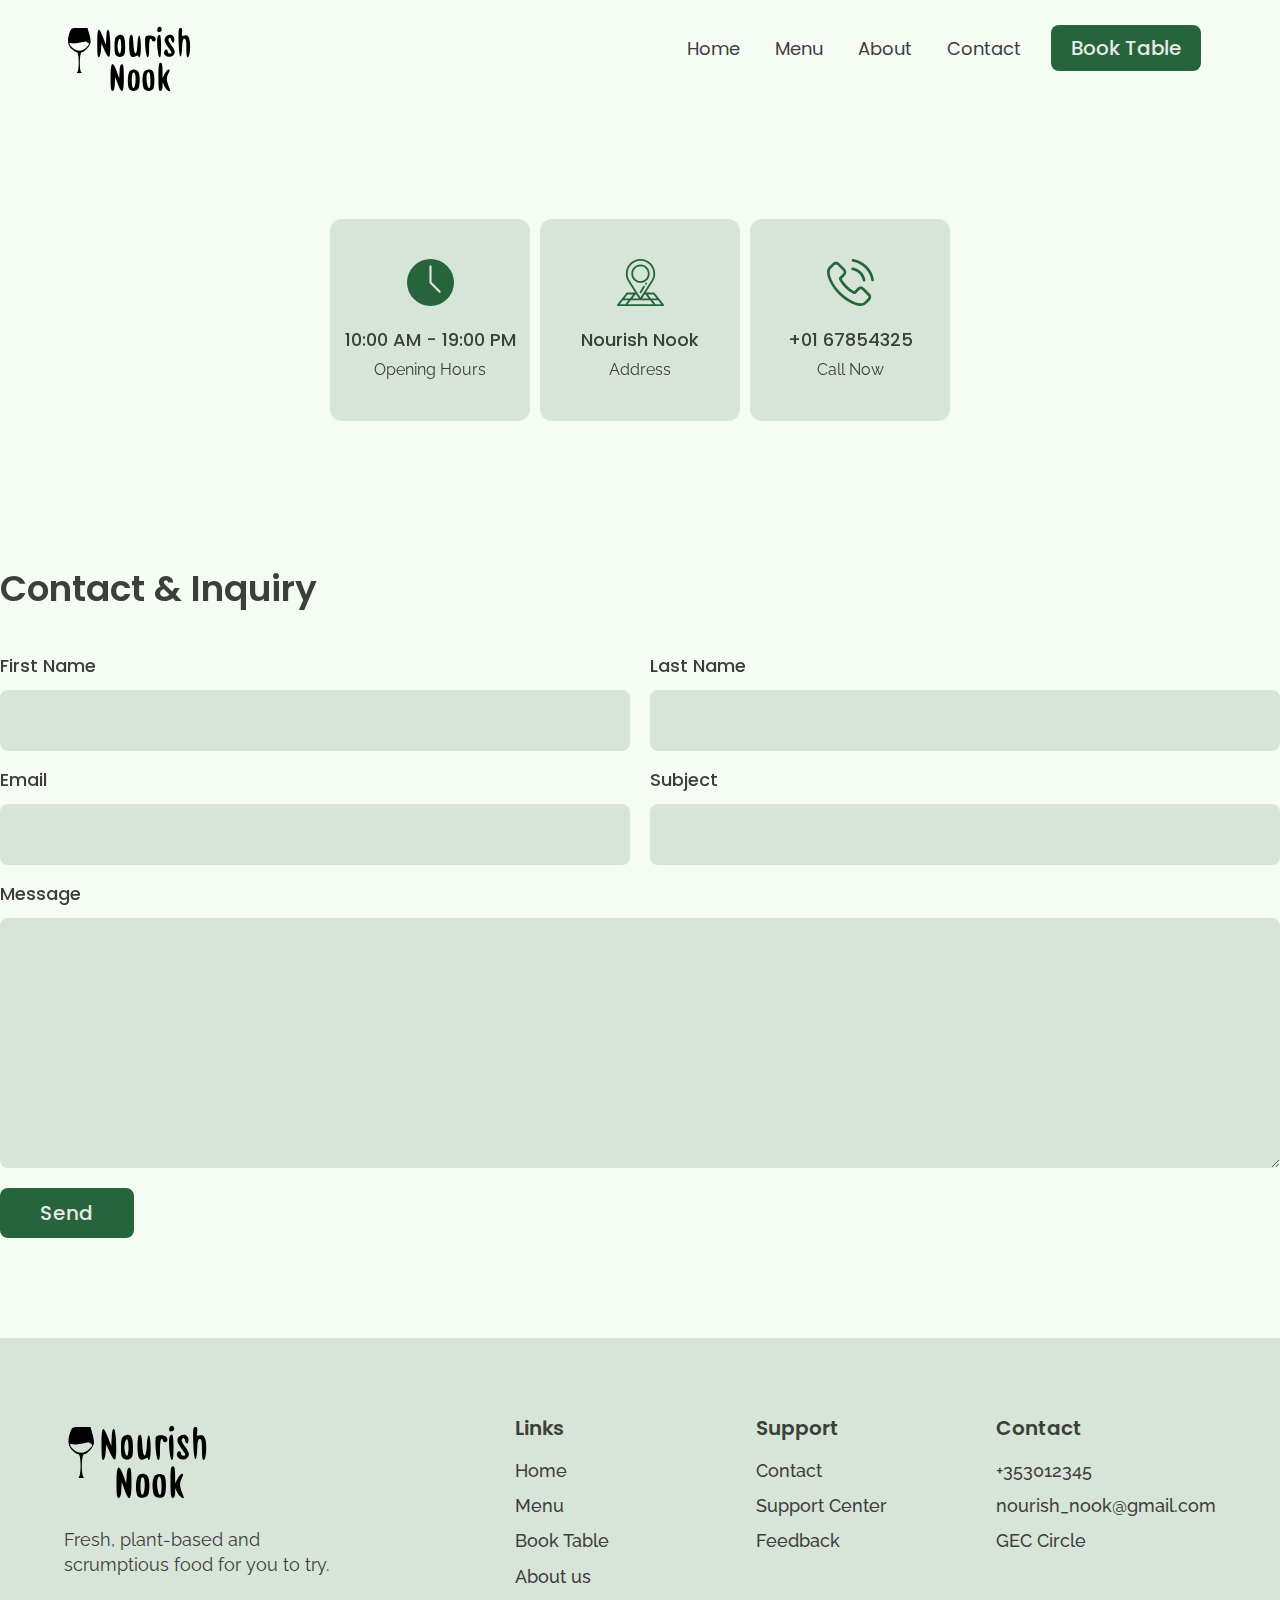
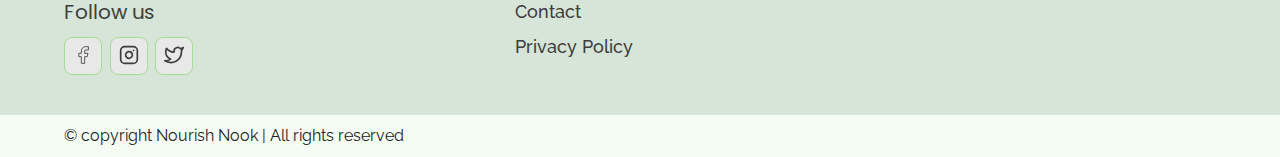
<file: contact.html>
<!DOCTYPE html>
<html lang="en">

<head>
    <meta charset="UTF-8">
    <meta http-equiv="X-UA-Compatible" content="IE=edge">
    <meta name="viewport" content="width=device-width, initial-scale=1.0">
    <link rel="shortcut icon" href="./images/favicon.ico" type="image/x-icon">
    <title>Contact | Nourish Nook</title>
    <link rel="stylesheet" href="./reset.css">
    <link rel="stylesheet" href="./globalStyle.css">
    <link rel="stylesheet" href="./components.css">
    <!-- AOS CSS Library -->
    <link rel="stylesheet" href="https://unpkg.com/aos@next/dist/aos.css" />
</head>

<body>
    <!-- Nav Section -->
    <div class="nav">
        <div class="container">
            <div class="nav--wrapper">
                <a href="./index.html" class="logo">
                    <img src="./images/logo2.svg" alt=" wine glass and nourish nook text">
                </a>
                <div class="nav--icon">
                    <svg xmlns="http://www.w3.org/2000/svg" width="24" height="24" viewBox="0 0 24 24" fill="none"
                        stroke="currentColor" stroke-width="2" stroke-linecap="round" stroke-linejoin="round">
                        <line x1="3" y1="12" x2="21" y2="12" />
                        <line x1="3" y1="6" x2="21" y2="6" />
                        <line x1="3" y1="18" x2="21" y2="18" />
                    </svg>
                </div>
                <div class="nav--bgOverlay"></div>
                <ul class="nav--list">
                    <div class="nav--close">
                        <svg xmlns="http://www.w3.org/2000/svg" width="24" height="24" viewBox="0 0 24 24" fill="none"
                            stroke="currentColor" stroke-width="2" stroke-linecap="round" stroke-linejoin="round">
                            <line x1="18" y1="6" x2="6" y2="18" />
                            <line x1="6" y1="6" x2="18" y2="18" />
                        </svg>
                    </div>
                    <div class="nav--list--wrapper">
                        <li><a href="./index.html" class="nav--link">Home</a></li>
                        <li><a href="./menu.html" class="nav--link">Menu</a></li>
                        <li><a href="./about.html" class="nav--link">About</a></li>
                        <li><a href="./contact.html" class="nav--link">Contact</a></li>
                        <li><a href="./booking.html" class="btn primary-btn">Book Table</a></li>
                    </div>
                </ul>
            </div>
        </div>
    </div>

    <!-- End Nav Section -->


   <!-- Resturant info section start -->
   <section id="resturantInfo" data-aos="fade-up">
    <div class="container">
        <div class="resturantInfo--wrapper">
            <div class="resturantInfo--item">
                <div class="resturantInfo--icon">
                    <img src="./images/wall-clock-icon.svg" alt="green wall clock icon">
                </div>
                <h3 class="resturantInfo--title">
                    10:00 AM - 19:00 PM
                </h3>
                <p class="resturantInfo--text">Opening Hours</p>
            </div>
            <div class="resturantInfo--item">
                <div class="resturantInfo--icon">
                    <img src="./images/address-icon.svg" alt="resturant address icon">
                </div>
                <h3 class="resturantInfo--title">
                    Nourish Nook
                </h3>
                <p class="resturantInfo--text">Address</p>
            </div>
            <div class="resturantInfo--item">
                <div class="resturantInfo--icon">
                    <img src="./images/phone-icon.svg" alt="phone number icon">
                </div>
                <h3 class="resturantInfo--title">
                    +01 67854325
                </h3>
                <p class="resturantInfo--text">Call Now</p>
            </div>
        </div>
    </div>
 </section>
 <!-- Resturant info section End -->

 <!-- Start contact form section -->
 <section id="form" data-aos="fade-down">
    <div class="conatiner">
        <h3 class="form--title">Contact & Inquiry</h3>
        <div class="form--wrapper">
            <form>
                <div class="form--group">
                    <label for="firstName">First Name</label>
                    <input type="text" id="firstName" name="first_name" required>
                </div>
                <div class="form--group">
                    <label for="lastName">Last Name</label>
                    <input type="text" id="lastName" name="last_name" required>
                </div>
                <div class="form--group">
                    <label for="email">Email</label>
                    <input type="email" id="email" name="email" required>
                </div>
                <div class="form--group">
                    <label for="email">Subject</label>
                    <input type="text" id="subject" name="subject" required>
                </div>
                <div class="form--group form--group--full">
                    <label for="message">Message</label>
                    <textarea name="message" id="message" cols="30" rows="10" required></textarea>
                </div>
                <button type="submit" class="btn primary-btn">Send</button>
            </form>
        </div>
    </div>
 </section>
 
 <!-- End contact form section -->

 
    <!-- Start Footer -->
    <footer>
        <div class="container">
            <div class="footer--wrapper">
                <div class="footer--col1">
                    <div class="footer--logo">
                        <img src="./images/logo2.svg" alt=" wine glass and nourish nook text">
                    </div>
                    <p class="footer--desc">
                        Fresh, plant-based and scrumptious food for you to try.
                    </p>
                    <div class="footer--socials">
                        <h4 class="footer--socials--title">Follow us</h4>
                        <ol class="footer--socials--list">
                            <li>
                                <a href="#">
                                    <svg xmlns="http://www.w3.org/2000/svg" width="24" height="24" viewBox="0 0 24 24"
                                        fill="none" stroke="currentColor" stroke-width="1" stroke-linecap="round"
                                        stroke-linejoin="round">
                                        <path d="M18 2h-3a5 5 0 0 0-5 5v3H7v4h3v8h4v-8h3l1-4h-4V7a1 1 0 0 1 1-1h3z" />
                                    </svg>
                                </a>
                            </li>
                            <li>
                                <a href="#">
                                    <svg xmlns="http://www.w3.org/2000/svg" width="24" height="24" viewBox="0 0 24 24"
                                        fill="none" stroke="currentColor" stroke-width="2" stroke-linecap="round"
                                        stroke-linejoin="round">
                                        <rect x="2" y="2" width="20" height="20" rx="5" ry="5" />
                                        <path d="M16 11.37A4 4 0 1 1 12.63 8 4 4 0 0 1 16 11.37z" />
                                        <line x1="17.5" y1="6.5" x2="17.51" y2="6.5" />
                                    </svg>
                                </a>
                            </li>
                            <li>
                                <a href="#">
                                    <svg xmlns="http://www.w3.org/2000/svg" width="24" height="24" viewBox="0 0 24 24"
                                        fill="none" stroke="currentColor" stroke-width="2" stroke-linecap="round"
                                        stroke-linejoin="round">
                                        <path
                                            d="M23 3a10.9 10.9 0 0 1-3.14 1.53 4.48 4.48 0 0 0-7.86 3v1A10.66 10.66 0 0 1 3 4s-4 9 5 13a11.64 11.64 0 0 1-7 2c9 5 20 0 20-11.5a4.5 4.5 0 0 0-.08-.83A7.72 7.72 0 0 0 23 3z" />
                                    </svg>
                                </a>
                            </li>
                        </ol>
                    </div>
                </div>
                <div class="footer--col2">
                    <h3 class="footer--text--title">
                        Links
                    </h3>
                    <ol class="footer--text">
                        <li>
                            <a href="./index.html">Home</a>
                        </li>
                        <li>
                            <a href="./menu.html">Menu</a>
                        </li>
                        <li>
                            <a href="./booking.html">Book Table</a>
                        </li>
                        <li>
                            <a href="./about.html">About us</a>
                        </li>
                        <li>
                            <a href="./contact.html">Contact</a>
                        </li>
                        <li>
                            <a href="#">Privacy Policy</a>
                        </li>
                    </ol>
                </div>
                <div class="footer--col3">
                    <h3 class="footer--text--title">
                        Support
                    </h3>
                    <ol class="footer--text">
                        <li>
                            <a href="./contact.html">Contact</a>
                        </li>
                        <li>
                            <a href="#">Support Center</a>
                        </li>
                        <li>
                            <a href="#">Feedback</a>
                        </li>
                    </ol>
                </div>
                <div class="footer--col4">
                    <h3 class="footer--text--title">
                        Contact
                    </h3>
                    <ol class="footer--text">
                        <li>
                            <a href="tel:+003012345">+353012345</a>
                        </li>
                        <li>
                            <a href="mailto:cuisine@gmail.com">nourish_nook@gmail.com</a>
                        </li>
                        <li>
                            <a href="#">GEC Circle</a>
                        </li>
                    </ol>
                </div>
            </div>
        </div>
    </footer>
    <div id="copyright">
        <div class="container">
            <p class="copyright--text">
                &copy; copyright Nourish Nook  | All rights reserved
            </p>
        </div>
    </div>
    <!-- End Footer -->

    <!-- AOS Script -->
    <script src="https://unpkg.com/aos@next/dist/aos.js"></script>
    <!-- Custom script -->
    <script src="./main.js"></script>
</body>

</html>
</file>
<file: globalStyle.css>
@import url('https://fonts.googleapis.com/css2?family=Poppins:wght@500;600&family=Raleway:wght@400;500;600&display=swap');

html {
    font-size: 10px;
    overflow-x: hidden;
}

body {
    background: var(--lightGreen-2);
    overflow-x: hidden;
    /* visibility: hidden; */
}

section {
    padding: 100px 0;
}

@media only screen and (max-width: 767px) {
    section {
        padding: 50px 0;
    }
}

.container {
    max-width: 1200px;
    width: 90%;
    margin: 0 auto;
}

:root {
    --green-1:#26643b;
    --green-2: #a2de96;
    --lightGreen-1: #d6e5d8;
    --lightGreen-2: #f5fcf4;
    --black-1: #3b413a;
    --black-2: #3f3c3c;
    --black-3: #5b6359;
    --white-1: #e8e8e8;
}

img {
    width: 100%;
    height: 100%;
    object-fit: contain;
}

h1,
h2, 
h3,
h4 {
    font-family: "Poppins", sans-serif;

}

p {
    font-family: "Raleway", sans-serif;
    font-weight: 400;
    line-height: 1.4em;
    font-size: 1.8 rem;
}

a {
    display: inline-block;
    text-decoration: none;
}
</file>
<file: components.css>
/* Nav style */
.nav {
    padding: 2rem 0;
}
/* targetting multiple elements, remove this commwnt later. we will only need this for modile device eg hamburg menu, X
thats why say display none */
.nav--icon,
.nav--close,
.nav--bgOverlay {
    display: none;
}

.nav--wrapper {
    display: flex;
    justify-content: space-between;
}

.nav--list li {
    display: inline-block;
    margin: 0 1rem;
}

.nav--list, .nav--link {
    font-size: 1.8rem;
    font-family: Poppins;
    color: var(--black-2);
    padding: 0.5rem;
}

.nav--list, li:hover .nav--link {
    color: var(--green-1);
}

@media only screen and (max-width: 768px) {
    .nav{
        position: relative;
    }
    .nav--icon {
        display: block;
    }
    .nav--icon svg,
    .nav--close svg {
        pointer-events: none;
        height: 30px;
        width: 30px;
    }
    .nav--close{
        display: block;
        position: absolute;
        color: var(--black-1);
        right: 1rem;
        top: 1rem;
        cursor: pointer;
    }

    .nav--list {
        z-index: 1000;
        position: absolute;
        left: 100%;
        top: 0;
        height: 100vh;
        width: 80%;
        background: var(--lightGreen-1);
        display: flex;
        align-items: center;
        justify-content: flex-end;
        padding-right: 2rem;
        transform: translate(0%);
        overflow: hidden;
        transition: 0.3s ease-in transform;
    }
    .nav--list.show{
        transform: translate(-100%);

    }
    .nav--list li {
        display: block;
        text-align: right;
        margin-bottom: 2rem;
    }

    .nav--list a {
        font-size: 1.6rem;

    }

    .nav--bgOverlay {
        position: absolute;
        left: 0;
        top: 0;
        z-index: 1000;
        height: 100vh;
        width: 100%;
        background: rgba(18, 24, 14, 0.808);
        display: none;
    }

    .nav--bgOverlay.active {
        display: block;
    }
}

/* Global button style */
.btn {
    color: var(--green-1);
    font-family: Poppins;
    font-weight: 500;
    border-radius: 8px;
    font-size: 1.4rem;
    padding: 1.2rem 2rem;
}

.primary-btn {
    color: var(--white-1);
    background: var(--green-1);
}

@media only screen and (min-width: 700px) {
    .btn {
        padding: 1.3rem 2rem;
        font-size: 2rem;
    }
}

/* Resturant Info Styles */
.resturantInfo--wrapper {
    display: flex;
    /* align-items: flex-start;   instead used strech to make items have the same height*/
    justify-content: center;
    flex-wrap: wrap;
    gap: 1rem;
}

.resturantInfo--item {
    background-color: var(--lightGreen-1);
    padding: 20px 30px;
    text-align: center;
    text-align: center;
    border-radius: 12px;
    width: 150px;
}

.resturantInfo--icon {
    width: 30px;
    margin: 0 auto;
    margin-bottom: 1.5rem;  /* you can try reduce this to get rid of  excess space btw icon and text */
}

.resturantInfo--title {
    font-size: 1.4rem;
    font-family: Poppins;
    font-weight: 500;
    margin-bottom: 0.5rem;
    color: var(--black-1);
}

.resturantInfo--text {
    font-size: 1.4rem;
    font-family: Raleway;
    color: var(--black-2);
}

@media only screen and (min-width: 768px) {
    .ResturantInfo--wrapper {
        gap: 2rem;
    }
    .resturantInfo--item {
        min-width: 200px;
        padding: 40px 0;
    }
    .resturantInfo--icon {
        width: 47px;
        margin-bottom: 2.5rem;
    }
    .resturantInfo--title {
        font-size: 1.8rem;
        margin-bottom: 1rem;
    }
    .resturantInfo--text {
        font-size: 1.6rem;
    }

}


/* Dish Grid Styles */
.dishGrid--title {
    font-size: 1.8rem;
    margin-bottom: 2rem;
    font-weight: 600;
    color: var(--black-1);
}

.dishGrid--wrapper {
    display: grid;
    grid-template-columns: repeat(auto-fit, minmax(140px, 1fr));
    gap: 1rem;
}

.dishGrid--item {
    display: flex;
    flex-direction: column;
    background-color: var(--lightGreen-1);
    padding: 0.5rem;
    gap: 0.5rem;
    border-radius: 8px;
}

.dishGrid--item--img {
    flex: 4;

}

.dishGrid--item--info {
    flex: 5;

}

.dishGrid--item--img img {
    object-fit: cover;
    border-radius: 12px;

}

.dishGrid--item--title {
    font-size: 1.4rem;
    line-height: 1.3em;
    font-weight: 500;
    color: var(--black-1);
    margin-bottom: 0.5rem;
}

.dishGrid--item--price {
    font-size: 1.4rem;
    color: var(--green-1);
    font-weight: 600;
    margin-bottom: 0.5rem;
}

.dishGrid--item--stars {
    max-height: 15px;
    width: max-content;
}

@media only screen and (min-width: 768px) {
    .dishGrid--title {
        font-size: 2.4rem;
    }
    .dishGrid--wrapper {
        grid-template-columns: repeat(auto-fit, minmax(350px, 1fr));
        gap: 3rem;
    }
    .dishGrid--item {
        flex-direction: row;
        padding: 1.5rem;
		/* border-radius: 12px; */
		gap: 1rem;
    }
    .dishGrid--item--title {
		font-size: 2.4rem;
		margin-bottom: 1rem;
	}
	.dishGrid--item--price {
		font-size: 2rem;
		margin-bottom: 1rem;
	}
}
/* Dishes Grid */



/* Footer styles satrt */
footer {
    background: var(--lightGreen-1);
    padding-top: 5rem;
    padding-bottom: 2 rem;
}

.footer--wrapper {
    display: flex;
    flex-direction: column;
    gap: 3rem;
}

.footer--logo {
    width: 150px;
    margin-bottom: 2rem;
}

.footer--desc {
    font-size: 1.4rem;
     color: var(--black-2);  /*this color is a litle less black */
     margin-bottom: 2rem;
}

.footer--socials--title {
    font-size: 1.8rem;
    color: var(--black-1);
    margin-bottom: 1rem;
}

.footer--socials li {
    display: inline-block;
    margin-right: 0.5rem;

}

.footer--socials a {
    padding: 0.5rem 0.8rem;
    background-color: var(--white-1);
    border: 1px solid var(--green-2);
    border-radius: 8px;
}

.footer--socials svg {
    width: 20px;
    color: var(--black-2);
}

.footer--text--title {
    font-size: 1.8rem;
    margin-bottom: 1rem;
    color: var(--black-1);
    font-weight: 600;
}

.footer--text a {
    font-size: 1.4rem;
    margin-bottom: 0.5rem;
    color: var(--black-2);
    font-family: Raleway;
    font-weight: 500;
    /* line-height: 1.4rem; */
    line-height: 1.4em;
}

@media only screen and (min-width: 768px) {
    footer{
        padding-top: 8rem;
        padding-bottom: 4rem;
    }

    .footer--wrapper {
        flex-direction: row;
    }

    .footer--col1 {
        flex: 4;
    }

    .footer--col2,
    .footer--col3,
    .footer--col4 {
        flex: 2;
    }

    .footer--desc {
        max-width: 300px;
        font-size: 1.8rem;
        margin-bottom: 2.5rem;
    }

    .footer--socials--title {
        font-size: 2rem;
        margin-bottom: 1.5rem;
    }

    .footer--text--title {
        font-size: 2rem;
        margin-bottom: 2rem;
    }

    .footer--text a {
        font-size: 1.8rem;
        margin-bottom: 1rem;
    }
    
}

#copyright {
    padding: 1rem 0;

}

.copyright--text {
    font-size: 1.4rem;
    text-align: center;
}

@media only screen and (min-width:768px) {
    .copyright--text {
        font-size: 1.6rem;
        text-align: left;
    }
}

/* Start Form styles */
#form {
    padding: 5rem 0;
}

.form--title {
    font-size: 1.8rem;
    color: var(--black-1);
    font-weight: 600;
}

.form--wrapper {
    padding: 3rem 0;
}

.form--wrapper form {
    display: grid;
    grid-template-columns: 1fr;
    gap: 2rem;
}

.form--group label {
    font-size: 1.6rem;
    font-family: Poppins;
    color: var(--black-2);
    font-weight: 500;
}

.form--group input,
.form--group textarea,
.form--group select {
    width: 100%;
    border: none;
    background-color: var(--lightGreen-1);
    font-size: 1.4rem;
    font-family: Raleway;
    font-weight: 600;
    padding: 1.5rem;
    border-radius: 8px;
    margin-top: 0.5rem;
    color: var(--black-2);
}

.form--group textarea {
    resize: vertical;
}

.form--wrapper button[type='submit'] {
    width: max-content;
    border: none;
    padding: 1rem 4rem;
    font-family: 500;
    letter-spacing: 0.1rem;
}

@media only screen and (min-width: 768px) {
    .form--title {
        font-size: 3.6rem;
    }
    .form--wrapper {
        padding: 5rem 0;
    }
    .form--wrapper form {
        grid-template-columns: 1fr 1fr;
    }
    .form--group--full {
        grid-column: 1/3;
    }
    .form--group label {
        font-size: 1.8rem;
    }
    .form--group input,
    .form--group textarea,
    .form--group select {
        font-size: 1.8rem;
        padding: 2rem;
        margin-top: 1.5rem;
    }
}
/* End Form styles */
</file>
<file: home.css>
/* Hero section styles */
.hero--wrapper {
    display: flex;
    align-items: center;
    justify-content: center;
    flex-direction: column-reverse;
    gap: 5rem;
}

.hero--left--wrapper {
    max-width: 350px;
}

.hero--imgWrapper {
    max-width: 400px;
    width: 80%;
    margin: 0 auto;
}

.hero--heading {
    font-family: Poppins;
    font-weight: 600;
    line-height: 1.4em;
    text-align: center;
    font-size: 1.8rem;
    margin-bottom: 1.5rem;
    color: var(--black-1);
}

.hero--info {
    text-align: center;
    font-size: 1.4rem;
    margin-bottom: 1.5rem;
    color: var(--black-2);
}

.button--wrapper {
    text-align: center;
}

@media only screen and (min-width: 768px) {
    .hero--wrapper {
        flex-direction: row;
        gap: 0;
    }
    .hero--left {
        flex: 3;
    }
    .hero--right {
        flex: 4;
    }
    .hero--heading {
        font-size: 3.6rem;
        margin-bottom: 2rem;
        text-align: left;
    }
    .hero--info {
        margin-bottom: 2rem;
        text-align: left;
        font-size: 1.8rem;
    }
    .button--wrapper {
        text-align: left;
    }
    .hero--imgWrapper {
        max-width: none;
        width: 90%;
    }
}

@media only screen and (max-width: 900px) {
	.hero--left,
	.hero--right {
		flex: 1;
	}
}

/* Our Specials Section Style */
#ourSpecials {
    padding-top: 10rem;
}

.ourSpecials--wrapper {
    display: flex;
    flex-direction: column;
    gap: 3rem;

}

.ourSpecials--left {
    display: flex;
    gap: 1rem;
}

.ourSpecials--item {
    background-color: var(--lightGreen-1);
    padding: 1.2rem;
    padding-top: 5rem;
    border-radius: 12px;
    width: 45%;
    margin: 0 auto;
}

.ourSpecials--item--img {
    margin-top: calc(-50% - 2rem);
    margin-bottom: 2rem;
    border-radius: 12px;
    height: 150px;
    overflow: hidden;
}

.ourSpecials--item--img img {
    object-fit: cover;
}

.ourSpecials--item--title {
    font-size: 1.4rem;
    color: var(--black-1);
    font-weight: 600;
    margin-bottom: 1rem;
}

.ourSpecials--item--price {
    color: var(--green-1);
    font-size: 1.4rem;
    font-weight: 600;
    margin-bottom: 1rem;
}

.ourSpecials--item--stars {
    height: 1.5rem;
     width: max-content; /* the stars going over the roof*/
    margin-bottom: 1rem;
}

.ourSpecials--item--text {
    font-size: 1.4rem;
    color: var(--black-2);
    font-weight: 500;

}

.ourSpecials--title {
    font-size: 1.8rem;
    color: var(--black-1);
    margin-bottom: 1.5rem;
}

.ourSpecials--text {
    font-size: 1.4rem;
    color: var(--black-2);
    margin-bottom: 1rem;
}

@media only screen and (min-width: 768px) {
#ourSpecials {
    padding-top: 15rem;
}
#ourSpecials .container {
    max-width: 900px;
}
.ourSpecials--wrapper {
    flex-direction: row;
}
.ourSpecials--right {
    flex: 2;
}
.ourSpecials--left {
    flex: 4;
    gap: 2rem;
}
.ourSpecials--item {
    padding: 2rem;
    /* width: 45%; */

}
.ourSpecials--item--title {
    font-size: 2.4rem;
    line-height: 1.4em;
    margin-bottom: 1.5rem;  /* thats a good use of em on line height */
}
.ourSpecials--item--price {
    font-size: 1.8rem;
    margin-bottom: 1rem;
}
.ourSpecials--item--stars {
    margin-bottom: 2rem;

}
.ourSpecials--item--text {
    font-size: 1.6rem;

}
.ourSpecials--title{
    font-size: 3.6rem;
    margin-bottom: 1.5rem;
}
.ourSpecials--text {
    font-size: 1.8rem;
    margin-bottom: 1.5rem;
}
}

@media only screen and (max-width: 300px) {
    .ourSpecials--left {
        flex-wrap: wrap;
        gap: 10rem;
    }
    .ourSpecials--item {
        width: 100%;
    }
}

/* Discount styles start */
.discount--wrapper {
    display: flex;
    flex-direction: column;
    padding: 1.5rem;
    border-radius: 12px;
    background: var(--lightGreen-1) url(./images/discount-illustration.png) no-repeat bottom right / 100px;
}

.discount--images {
    display: flex;
    gap: 1rem;
    width: 100%;
    margin-bottom: 2rem;
}

.discount--img1 {
    flex: 2;
}

.discount--img2 {
    flex: 3;
}

.discount--images img {
    object-fit: cover;
    border-radius: 12px;
}

.discount--text {
    font-size: 1.4rem;
    font-weight: 900;
    color: var(--green-1);
    margin-bottom: 0.5rem;
}

.discount--title {
    font-size: 1.8rem;
    color: var(--black-1);
    font-weight: 600;
    margin-bottom: 1rem;
}

.discount--price {
    font-size: 1.4rem;
    font-weight: 600;
    display: flex;
    gap: 1rem;
    margin-bottom: 1rem;
}

.discount--oldPrice {
    color: var(--black-2);
    text-decoration: line-through;
}

.discount--newPrice {
    color: var(--green-1);
}

.discount--stars {
    width: max-content;
    height: 15px;
    margin-bottom: 1rem;
}
/* large device media query */
@media only screen and (min-width: 768px) {
    .discount--wrapper {
        flex-direction: row;
        gap: 4rem;
        padding: 2rem;
        align-items: center;
        background-size: 150px;
        margin: 0 auto;
    }
    .discount--images {
        flex: 5;
        margin-bottom: 0;
        gap: 2rem;
    }
    .discount--img1,
    .discount--img2,
    .discount--img3 {
        flex: 1;
        height: 350px;
    }
    .discount--info {
        flex: 3;
    }
    .discount--text {
        font-size: 2.4rem;
    }
    .discount--title {
        font-size: 3.6rem;
        margin-bottom: 1.5rem;
    }
    .discount--price {
        font-size: 2.4rem;
    }
    .discount--stars {
        height: 20px;
        margin-bottom: 2rem;
    }
}

/* small device media query */
@media only screen and (max-width: 1000px) {
    .discount--wrapper {
        gap: 2rem;
    }
    .discount--img3 {
        display: none;
    }
}
/* Discount styles end*/

/* Start Events media section style  */
.eventsMedia--wrapper {
    display: flex;
    gap: 1rem;
}

.eventsMedia--1 {
    position: relative;
}

.eventsMedia--1--playButton {
    display: inline-block;
    position: absolute;
    left: 50%;
    top: 50%;
    transform: translate(-50%, -50%);
    max-width: 50px;
}

@media only screen and (min-width: 768px) {
    .eventsMedia--wrapper {
        gap: 2rem;
    }
    .eventsMedia--1--playButton {
        max-width: 100px;
    }
}
/* End Events media section style  */

/*  Start Events Info section style */
#eventsInfo {
    padding-top: 0;
}

.eventsInfo--wrapper {
    display: flex;
    flex-direction: column;
}

.eventsInfo--item {
    display: flex;
    gap: 2rem;
    padding: 1rem;
    background: var(--lightGreen-1);
    margin-bottom: 1.5rem;
    border-radius: 12px;
}

.eventsInfo--item--img {
    border-radius: 12px;
    overflow: hidden;
    flex: 3;
}

.eventsInfo--item--info {
    flex: 4;
}

.eventsInfo--item--img img {
    object-fit: cover;
    
}

.eventsInfo--item--title {
    font-size: 1.4rem;
    margin-bottom: 1rem;
    color: var(--black-1);
}

.eventsInfo--item--text {
    font-size: 1.4rem;
    color: var(--black-2);
}

.eventsInfo--right {
    margin-top: 2rem;
}

.eventsInfo--title {
    font-size: 1.8rem;
    color: var(--black-1);
    margin-bottom: 1rem;
}

.eventsInfo--text {
    color: var(--black-2);
    font-size: 1.4rem;
    margin-bottom: 1rem;

}

/* large device media query */
@media only screen and (min-width: 760px) {
    .eventsInfo--wrapper {
        flex-direction: row;
        gap: 2rem;
    }
    .eventsInfo--left,
    .eventsInfo--right {
        flex: 1;
    }
    .eventsInfo--item {
        padding: 2rem;
        gap: 2rem;
        max-width: 500px;
        margin-bottom: 2rem;
    }
    .eventsInfo--item--title {
        font-size: 1.8rem;
    }
    .eventsInfo--item--text {
        font-size: 1.6rem;
    }
    .eventsInfo--title {
        font-size: 3.6rem;
    }
    .eventsInfo--text {
        max-width: 500px;
        font-size: 1.8rem;
        margin-bottom: 2rem;

    }

}
/*  End Events Info section style */

/* Starts WhyUs section styles  */
.whyUs--wrapper {
    display: flex;
    align-items: center;
    justify-content: center;
    flex-direction: column;
    gap: 4rem;
}

.whyUs--left {
    text-align: center;
}

.whyUs--title {
    font-family: Poppins;
    font-size: 1.8rem;
    color: var(--black-1);
    font-weight: 500;
    margin-bottom: 1rem;
}

.whyUs--text {
    font-size: 1.4rem;
}

.whyUs--right {
    text-align: center;
}

.whyUs--items--wrapper {
    display: grid;
    grid-template-columns: 1fr 1fr;
    gap: 1rem;
}

.whyUs--item {
    background: var(--lightGreen-1);
    padding: 2rem;
    border-radius: 12px;
}

.whyUs--item--icon {
    max-width: 56px;
    margin: 0 auto;
    margin-bottom: 1rem;
}

.whyUs--item--text {
    font-family: Poppins;
    font-size: 1.4rem;
    font-weight: 500;
    color: var(--black-1);
}

/* Media query large device */
@media only screen and (min-width: 768px) {
    .whyUs--wrapper {
        flex-direction: row;
        max-width: 900px;
        margin: 0 auto;
    }
    .whyUs--left {
        flex: 4;
        text-align: left;
    }
    .whyUs--right {
        flex: 3;
    }
    .whyUs--title {
        font-size: 3.6rem;
        margin-bottom: 2rem;
    }
    .whyUs--text {
        font-size: 1.8rem;
        line-height: 1.4em;
    }
    .whyUs--items--wrapper {
        gap: 1.5rem;
    }
    .whyUs--item {
        padding: 2rem;
    }
    .whyUs--item--icon {
        max-width: 65px;
        margin-bottom: 1.5rem;
    }
    .whyUs--item--text {
        font-size: 1.8rem;
    }
}
/* Ends WhyUs section styles  */

/* Start testimonial section styles  */
.testimonial--wrapper {
    max-width: 400px;
    margin: 0 auto;
}

.testimonial--title {
    font-size: 1.8rem;
    margin-bottom: 3rem;
    text-align: center;
    text-transform: capitalize;
    color: var(--black-1);
}

.testimonial--items--wrapper {
    display: grid;
    grid-template-columns: 1fr;
    gap: 1rem;
}

.testimonial--item {
    padding: 1rem;
    display: flex;
    gap: 1rem;
    background-color: var(--lightGreen-1);
    border-radius: 12px;
}

.testimonial--item--info {
    flex: 4;
}

.testimonial--item--img {
    flex: 2;
    border-radius: 12px;
    overflow: hidden;
    height: 100%;
    width: 100%;
}

.testimonial--item--img img {
    object-fit: cover;
}

.testimonial--item--name {
    font-size: 1.4rem;
    font-family: Poppins;
    margin-bottom: 1rem;
}

.testimonial--item--stars {
    max-height: 15px;
    width: max-content;
    margin-bottom: 1.5rem;
}

.testimonial--item--text {
    font-size: 1.4rem;
}

/* media query */
@media only screen and (min-width:768px) {
    .testimonial--wrapper {
        max-width: 900px;
    }
    .testimonial--title {
        font-size: 3.6rem;
        margin-bottom: 5rem;
    }
    .testimonial--items--wrapper {
        grid-template-columns: 1fr 1fr;
        gap: 2rem;
    }
    .testimonial--item {
        padding: 2rem;
    }
    .testimonial--item--name {
        font-size: 1.8rem;
        margin-bottom: 1.5rem;
    }
    .testimonial--item--stars {
        margin-bottom: 2rem;
    }
    .testimonial--item--text {
        font-size: 1.6rem;
        line-height: 1.4em;
    }
}

/* Media query extra small device */
@media only screen and (max-width: 350px) {
    .testimonial--item {
        flex-direction: column;
    }
    .testimonial--item--img,
    .testimonial--item--info{
        flex: auto;
    }
}
/* Ends testimonial section styles  */

/* Start Newsletter section styles */
.newsletter--wrapper {
    display: flex;
    flex-direction: column;
    background-color: var(--green-2);
    padding: 1.5rem;
    border-radius: 8px;
    gap: 2rem;
}

.newsletter--title {
    font-size: 1.8rem;
    color: var(--black-1);
    font-weight: 600;
    margin-bottom: 1.3rem;
}

.newsletter--text {
    font-size: 1.4rem;
    color: var(--black-2);
    font-weight: 500;
}

.newsletter--form form {
    position: relative;
    width: 100%;
    border-radius: 8px;
    overflow: hidden;
}

.newsletter--form label {
    width: 100%;
}

.newsletter--form input {
    width: 100%;
    font-size: 1.4rem;
    padding: 1.5rem 1rem;
    border: none;
}

.newsletter--form input::placeholder {
    color: rgb(168, 166, 166);
}

.newsletter--form button[type="submit"] {
    background-color: var(--green-1);
    color: var(--white-1);
    border: none;
    font-size: 1.4rem;
    padding: 0 2rem;
    height: 100%;
    position: absolute;
    right: 0;
    top: 0;
}

/* Media query large device */
@media only screen and (min-width: 768px) {
    .newsletter--wrapper {
        flex-direction: row;
        padding: 5rem;
        align-items: center;
    }
    .newsletter--form,
    .newsletter--info {
        flex: 1;
    }

    .newsletter--title {
        font-size: 3.6rem;
        margin-bottom: 2rem;
    }

    .newsletter--text {
        font-size: 1.8rem;
        max-width: 400px;
    }

    .newsletter--form {
        max-width: 450px;
        border-radius: 12px;
    }

    .newsletter--form input {
        font-size: 1.8rem;
        padding: 2rem;
    }

    .newsletter--form button[type='submit'] {
        font-size: 1.8rem;
        padding: 0 3rem;
    }
}
/* End Newsletter section styles */
</file>
<file: about.css>
/* Start Our story style */
.ourStory--wrapper {
    display: flex;
    flex-direction: column;
    gap: 2rem;
}

.ourStory--title,
.ourGoals--title {
    font-size: 1.8rem;
    font-weight: 600;
    color: var(--black-1);
    margin-bottom: 1rem;
}

.ourStory--subtitle {
    font-size: 1.4rem;
    font-weight: 600;
    color: var(--black-1);
    margin-bottom: 2rem;
}

.ourStory--text,
.ourGoals--text {
    font-size: 1.4rem;
    line-height: 1.4em;
    color: var(--black-2);
}
/* media query large device */
@media only screen and (min-width: 768px) {
    .ourStory--wrapper {
        flex-direction: row;
        gap: 3rem;
    }
    .ourStory--img,
    .ourStory--info {
        flex: 1;
    }
    .ourStory--title,
    .ourGoals--title {
        font-size: 3.6rem;
    }
    .ourStory--subtitle {
        font-size: 1.8rem;
    }
    .ourStory--text,
    .ourGoals--text {
        font-size: 1.8rem;
        max-width: 800px;
    }
}
/* End Our story style */

/* Start Our goals style */
.ourGoals--info {
    text-align: left;
    margin-bottom: 5rem;
}

.ourGoals--imgs--wrapper img {
    object-fit: cover;
}

.ourGoals--imgs--wrapper {
    max-width: 800px;
    margin: 0 auto;
    display: grid;
    grid-template-columns: 1fr 1fr;
    grid-template-rows: 1fr 1fr;
    gap: 1rem;
}

.ourGoals--img1 {
    grid-row: 1/3;
}
/* media querries large device */
@media only screen and (min-width: 768px) {
    .ourGoals--info {
        text-align: center;
    }
    .ourGoals--imgs--wrapper {
        gap: 2rem;
    }
    .ourGoals--text {
        margin: 0 auto;
    }

}
/* End Our goals style */
</file>
